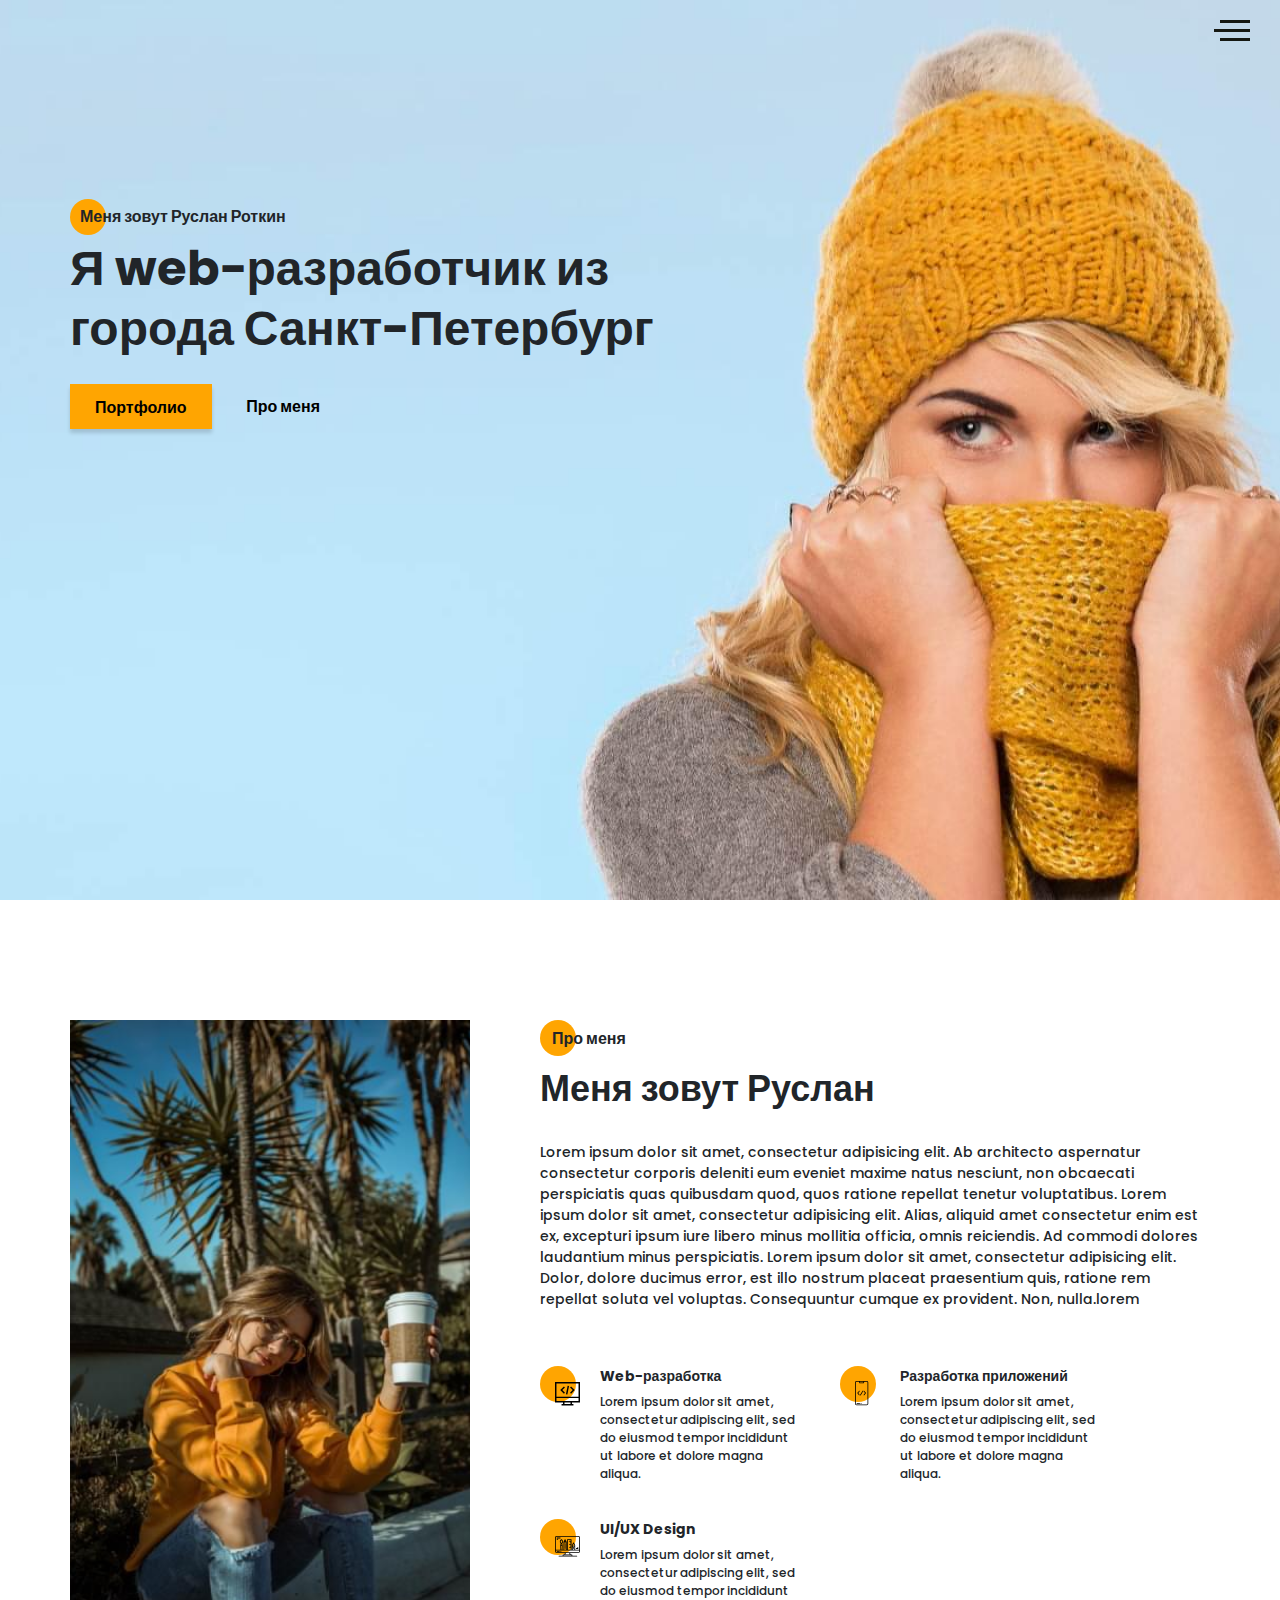
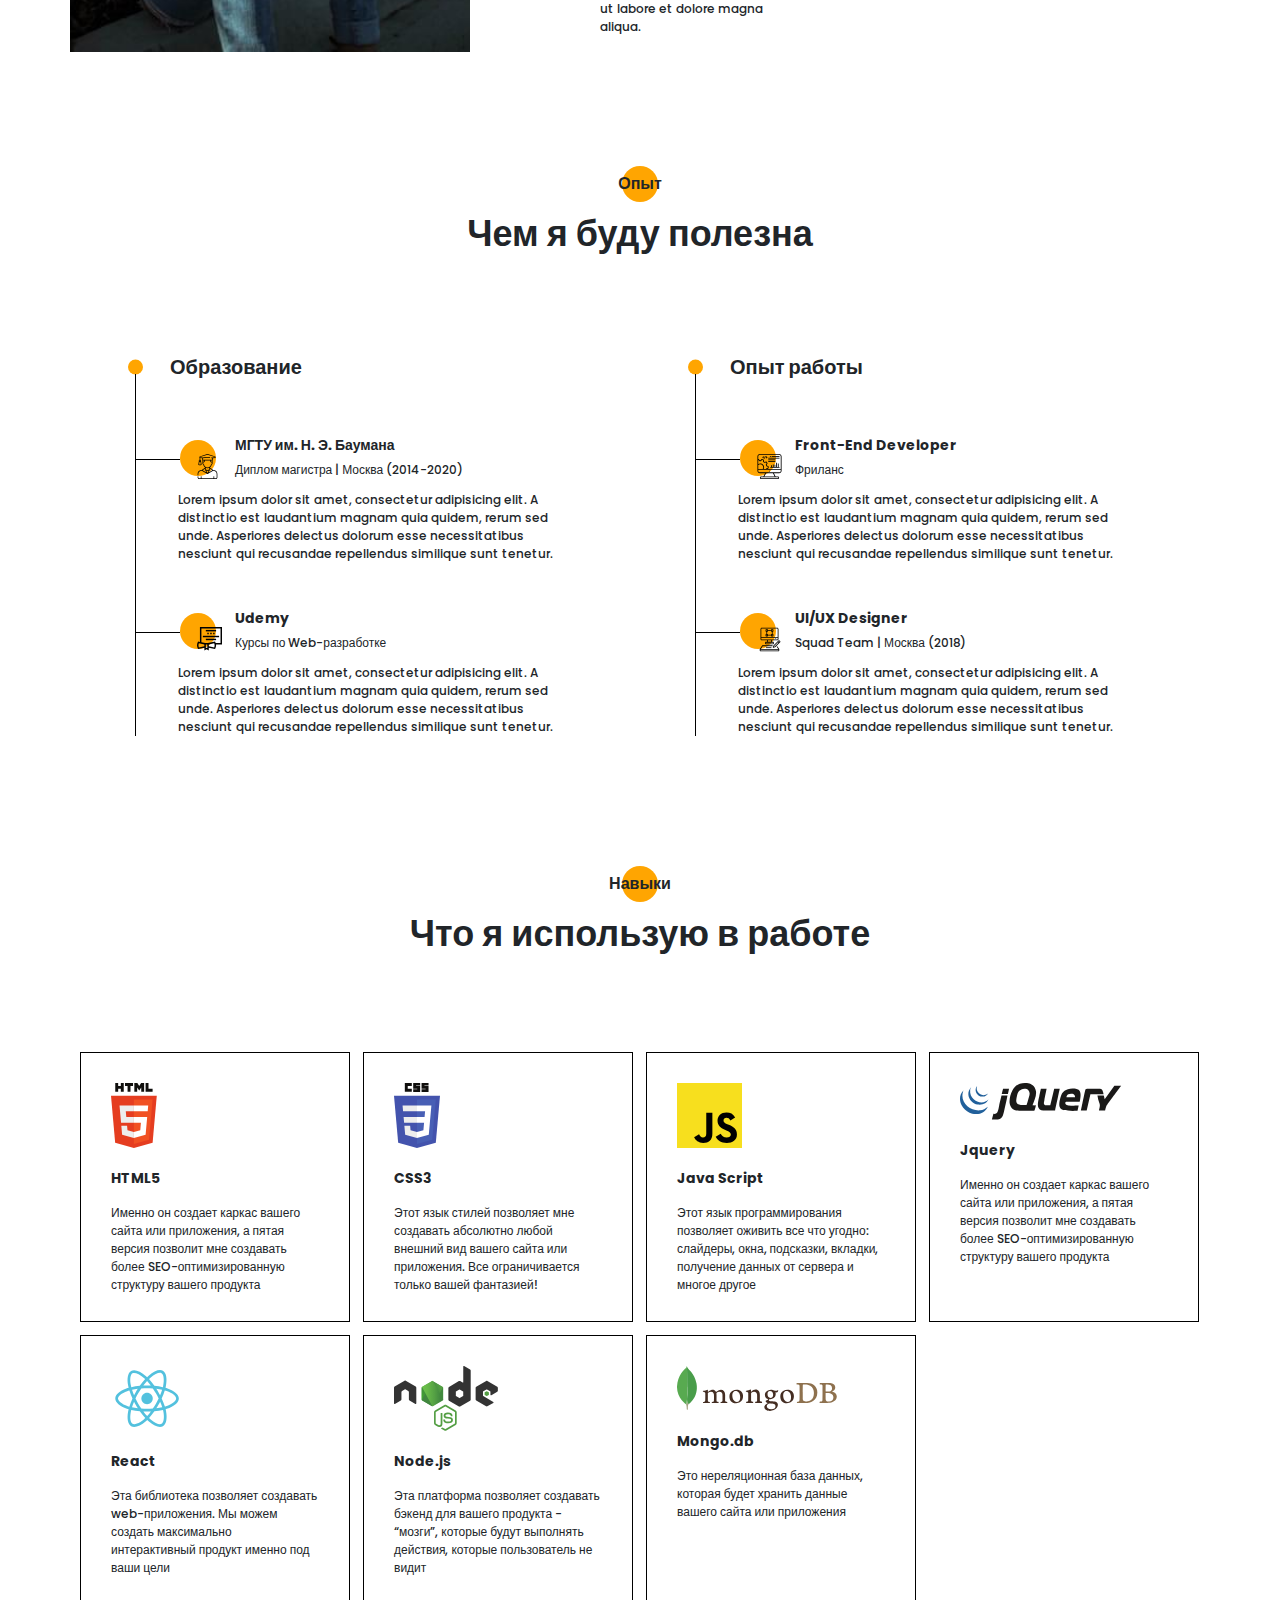
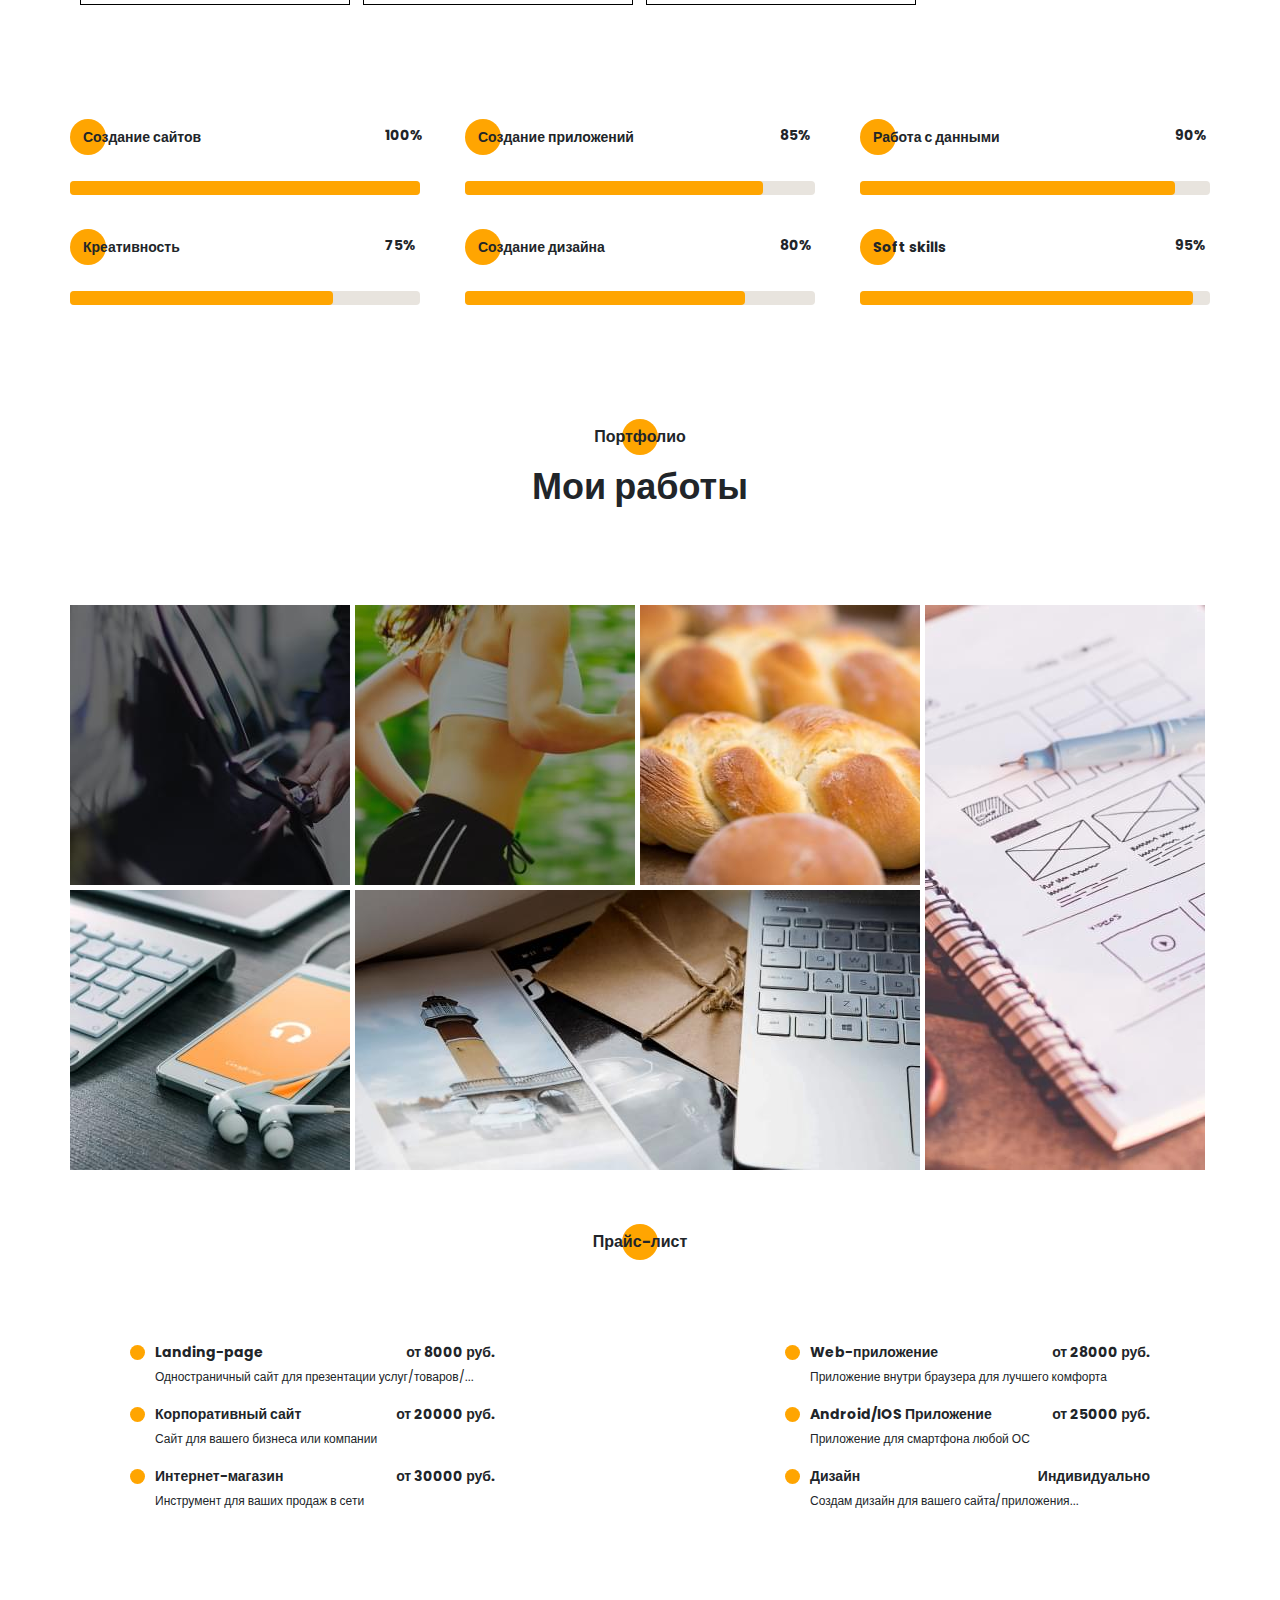
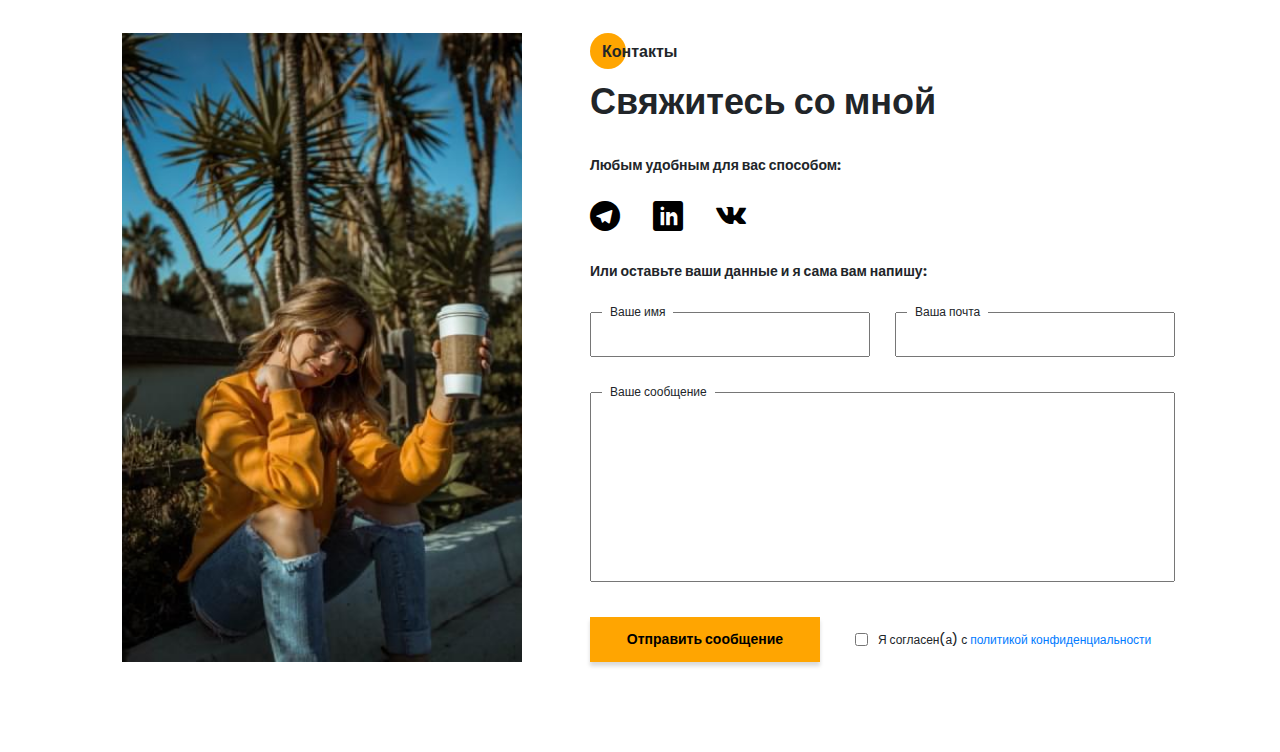
<file: portfolio/index.html>
<!DOCTYPE html><html lang="ru"><head><meta charset="UTF-8"><meta name="viewport" content="width=device-width,initial-scale=1"><meta http-equiv="X-UA-Compatible" content="ie=edge"><title>Portfolio</title><meta name="title" content="Мое портфолио"><meta name="description" content="Здесь вы сможете ознакомиться с моими работами и узнать больше обо мне"><!-- Open Graph / Facebook --><meta property="og:type" content="website"><meta property="og:url" content="https://metatags.io/"><meta property="og:title" content="Мое портфолио"><meta property="og:description" content="Здесь вы сможете ознакомиться с моими работами и узнать больше обо мне"><meta property="og:image" content="https://metatags.io/assets/meta-tags-16a33a6a8531e519cc0936fbba0ad904e52d35f34a46c97a2c9f6f7dd7d336f2.png"><!-- Twitter --><meta property="twitter:card" content="summary_large_image"><meta property="twitter:url" content="https://metatags.io/"><meta property="twitter:title" content="Мое портфолио"><meta property="twitter:description" content="Здесь вы сможете ознакомиться с моими работами и узнать больше обо мне"><meta property="twitter:image" content="https://metatags.io/assets/meta-tags-16a33a6a8531e519cc0936fbba0ad904e52d35f34a46c97a2c9f6f7dd7d336f2.png"><!-- Favicon  --><link rel="apple-touch-icon" sizes="57x57" href="icons/favicon//apple-icon-57x57.png"><link rel="apple-touch-icon" sizes="60x60" href="icons/favicon//apple-icon-60x60.png"><link rel="apple-touch-icon" sizes="72x72" href="icons/favicon//apple-icon-72x72.png"><link rel="apple-touch-icon" sizes="76x76" href="icons/favicon//apple-icon-76x76.png"><link rel="apple-touch-icon" sizes="114x114" href="icons/favicon//apple-icon-114x114.png"><link rel="apple-touch-icon" sizes="120x120" href="icons/favicon//apple-icon-120x120.png"><link rel="apple-touch-icon" sizes="144x144" href="icons/favicon//apple-icon-144x144.png"><link rel="apple-touch-icon" sizes="152x152" href="icons/favicon//apple-icon-152x152.png"><link rel="apple-touch-icon" sizes="180x180" href="icons/favicon//apple-icon-180x180.png"><link rel="icon" type="image/png" sizes="192x192" href="icons/favicon//android-icon-192x192.png"><link rel="icon" type="image/png" sizes="32x32" href="icons/favicon//favicon-32x32.png"><link rel="icon" type="image/png" sizes="96x96" href="icons/favicon//favicon-96x96.png"><link rel="icon" type="image/png" sizes="16x16" href="icons/favicon//favicon-16x16.png"><link rel="manifest" href="icons/favicon//manifest.json"><meta name="msapplication-TileColor" content="#ffffff"><meta name="msapplication-TileImage" content="icons/favicon//ms-icon-144x144.png"><meta name="theme-color" content="#ffffff"><link rel="stylesheet" href="https://cdnjs.cloudflare.com/ajax/libs/animate.css/4.1.1/animate.min.css"><link rel="stylesheet" href="css/style.min.css"></head><body><aside class="sidepanel"><a href="https://www.linkedin.com/in/%D1%80%D1%83%D1%81%D0%BB%D0%B0%D0%BD-%D1%80%D0%BE%D1%82%D0%BA%D0%B8%D0%BD-a38342151/" class="sidepanel__link"><span class="icon-linkedin"></span> </a><a href="https://vk.com/id12526589" class="sidepanel__link"><span class="icon-vk"></span> </a><a href="https://github.com/rust007-91" class="sidepanel__link"><span class="icon-github"></span></a><div class="sidepanel__divider"></div><div class="sidepanel__text"><span>Социальные сети</span></div></aside><div class="menu"><div class="menu__block"><div class="menu__close"><img src="icons/Close.svg" alt=""></div><nav><ul class="menu__list"><li class="menu__link"><a href="#about">ПРО МЕНЯ</a></li><li class="menu__link"><a href="#resume">МОЙ ОПЫТ</a></li><li class="menu__link"><a href="#skills">МОИ НАВЫКИ</a></li><li class="menu__link"><a href="#portfolio">МОИ РАБОТЫ</a></li><li class="menu__link"><a href="#price">ПРАЙС-ЛИСТ</a></li><li class="menu__link"><a href="#contacts">КОНТАКТЫ</a></li></ul></nav><div class="menu__social"><a href="https://www.linkedin.com/in/%D1%80%D1%83%D1%81%D0%BB%D0%B0%D0%BD-%D1%80%D0%BE%D1%82%D0%BA%D0%B8%D0%BD-a38342151/"><span class="icon-linkedin"></span> </a><a href="https://vk.com/id12526589"><span class="icon-vk"></span> </a><a href="https://github.com/rust007-91"><span class="icon-github"></span></a></div></div><div class="menu__overlay"></div></div><section class="promo"><div class="hamburger"><span></span> <span class="long"></span> <span></span></div><div class="container"><div class="title title_fz16 promo__subtitle">Меня зовут Руслан Роткин</div><h1 class="title title_fz48 promo__title">Я web-разработчик из города Санкт-Петербург</h1><div class="promo__btns"><a href="#portfolio" class="promo__link btn">Портфолио</a> <a href="#about" class="promo__link">Про меня</a></div></div></section><section class="about" id="about"><div class="container"><div class="about__wrapper"><div class="about__photo"><!--<img srcset="img/main_photo-min.jpg 300w,
                                     img/main_photo-min.jpg 400w"
                        sizes="(max-width: 576px) 280px,
                               (min-width: 577px) 400px"
                        src="img/main_photo.jpg" alt="photo">--><picture><source media="(max-width: 576px)" srcset="img/main_photo-min.jpg"><source media="(min-width: 577px)" srcset="img/main_photo.jpg"><img src="img/main_photo.jpg" alt="photo"></picture></div><div class="about__descr"><h2 class="title title_fz16 about__title">Про меня</h2><div class="title title_fz36 about__subtitle">Меня зовут Руслан</div><div class="divider animate__animated animate__rotateIn wow" data-wow-duration="1s" data-wow-delay="0.5s"></div><p class="about__text">Lorem ipsum dolor sit amet, consectetur adipisicing elit. Ab architecto aspernatur consectetur corporis deleniti eum eveniet maxime natus nesciunt, non obcaecati perspiciatis quas quibusdam quod, quos ratione repellat tenetur voluptatibus. Lorem ipsum dolor sit amet, consectetur adipisicing elit. Alias, aliquid amet consectetur enim est ex, excepturi ipsum iure libero minus mollitia officia, omnis reiciendis. Ad commodi dolores laudantium minus perspiciatis. Lorem ipsum dolor sit amet, consectetur adipisicing elit. Dolor, dolore ducimus error, est illo nostrum placeat praesentium quis, ratione rem repellat soluta vel voluptas. Consequuntur cumque ex provident. Non, nulla.lorem</p></div><div class="about__skills"><div class="about__skills-item"><div class="about__skills-circle"><img src="icons/about_me/web_development.svg" alt="web-dev"></div><div><div class="title title_fz14">Web-разработка</div><p class="about__skills-text">Lorem ipsum dolor sit amet, consectetur adipiscing elit, sed do eiusmod tempor incididunt ut labore et dolore magna aliqua.</p></div></div><div class="about__skills-item"><div class="about__skills-circle"><img src="icons/about_me/mobile_dev.svg" alt="web-dev"></div><div><div class="title title_fz14">Разработка приложений</div><p class="about__skills-text">Lorem ipsum dolor sit amet, consectetur adipiscing elit, sed do eiusmod tempor incididunt ut labore et dolore magna aliqua.</p></div></div><div class="about__skills-item"><div class="about__skills-circle"><img src="icons/about_me/design.svg" alt="web-dev"></div><div><div class="title title_fz14">UI/UX Design</div><p class="about__skills-text">Lorem ipsum dolor sit amet, consectetur adipiscing elit, sed do eiusmod tempor incididunt ut labore et dolore magna aliqua.</p></div></div></div></div></div></section><section class="resume" id="resume"><div class="container"><h2 class="title title_fz16 main__title">Опыт</h2><div class="title title_fz36 main__subtitle">Чем я буду полезна</div><div class="divider animate__animated animate__rotateIn wow" data-wow-duration="1s" data-wow-delay="0.5s"></div><div class="resume__wrapper"><div class="resume__column"><h3 class="title title_fz20 resume__column-title">Образование</h3><ul><li><div class="resume__item"><div class="resume__item-head"><div class="resume__item-icon"><img src="icons/experience/university.svg" alt="university"></div><h4 class="title title_fz14">МГТУ им. Н. Э. Баумана</h4><div class="resume__item-location">Диплом магистра | Москва (2014-2020)</div></div><div class="resume__item-body">Lorem ipsum dolor sit amet, consectetur adipisicing elit. A distinctio est laudantium magnam quia quidem, rerum sed unde. Asperiores delectus dolorum esse necessitatibus nesciunt qui recusandae repellendus similique sunt tenetur.</div></div></li><li><div class="resume__item"><div class="resume__item-head"><div class="resume__item-icon"><img src="icons/experience/courses.svg" alt="coerses"></div><h4 class="title title_fz14">Udemy</h4><div class="resume__item-location">Курсы по Web-разработке</div></div><div class="resume__item-body">Lorem ipsum dolor sit amet, consectetur adipisicing elit. A distinctio est laudantium magnam quia quidem, rerum sed unde. Asperiores delectus dolorum esse necessitatibus nesciunt qui recusandae repellendus similique sunt tenetur.</div></div></li></ul></div><div class="resume__column"><h3 class="title title_fz20 resume__column-title">Опыт работы</h3><ul><li><div class="resume__item"><div class="resume__item-head"><div class="resume__item-icon"><img src="icons/experience/developer.svg" alt="developer"></div><h4 class="title title_fz14">Front-End Developer</h4><div class="resume__item-location">Фриланс</div></div><div class="resume__item-body">Lorem ipsum dolor sit amet, consectetur adipisicing elit. A distinctio est laudantium magnam quia quidem, rerum sed unde. Asperiores delectus dolorum esse necessitatibus nesciunt qui recusandae repellendus similique sunt tenetur.</div></div></li><li><div class="resume__item"><div class="resume__item-head"><div class="resume__item-icon"><img src="icons/experience/designer.svg" alt="designer"></div><h4 class="title title_fz14">UI/UX Designer</h4><div class="resume__item-location">Squad Team | Москва (2018)</div></div><div class="resume__item-body">Lorem ipsum dolor sit amet, consectetur adipisicing elit. A distinctio est laudantium magnam quia quidem, rerum sed unde. Asperiores delectus dolorum esse necessitatibus nesciunt qui recusandae repellendus similique sunt tenetur.</div></div></li></ul></div></div></div></section><section class="skills" id="skills"><div class="container"><h2 class="title title_fz16 main__title">Навыки</h2><div class="title title_fz36 main__subtitle">Что я использую в работе</div><div class="divider animate__animated animate__rotateIn wow" data-wow-duration="1s" data-wow-delay="0.5s"></div><div class="skills__wrapper"><div class="skills__item"><div class="skills__item-icon"><img src="icons/skills/html5.svg" alt="HTML5"></div><h3 class="tittle title_fz14">HTML5</h3><p>Именно он создает каркас вашего сайта или приложения, а пятая версия позволит мне создавать более SEO-оптимизированную структуру вашего продукта</p></div><div class="skills__item"><div class="skills__item-icon"><img src="icons/skills/css3.svg" alt="CSS3"></div><h3 class="tittle title_fz14">CSS3</h3><p>Этот язык стилей позволяет мне создавать абсолютно любой внешний вид вашего сайта или приложения. Все ограничивается только вашей фантазией!</p></div><div class="skills__item"><div class="skills__item-icon"><img src="icons/skills/js.svg" alt="JS"></div><h3 class="tittle title_fz14">Java Script</h3><p>Этот язык программирования позволяет оживить все что угодно: слайдеры, окна, подсказки, вкладки, получение данных от сервера и многое другое</p></div><div class="skills__item"><div class="skills__item-icon"><img src="icons/skills/jquery.svg" alt="Jquery"></div><h3 class="tittle title_fz14">Jquery</h3><p>Именно он создает каркас вашего сайта или приложения, а пятая версия позволит мне создавать более SEO-оптимизированную структуру вашего продукта</p></div><div class="skills__item"><div class="skills__item-icon"><img src="icons/skills/react.svg" alt="React"></div><h3 class="tittle title_fz14">React</h3><p>Эта библиотека позволяет создавать web-приложения. Мы можем создать максимально интерактивный продукт именно под ваши цели</p></div><div class="skills__item"><div class="skills__item-icon"><img src="icons/skills/node.js.svg" alt="Node.js"></div><h3 class="tittle title_fz14">Node.js</h3><p>Эта платформа позволяет создавать бэкенд для вашего продукта - “мозги”, которые будут выполнять действия, которые пользователь не видит</p></div><div class="skills__item"><div class="skills__item-icon"><img src="icons/skills/mongo.db.svg" alt="Mongo.db"></div><h3 class="tittle title_fz14">Mongo.db</h3><p>Это нереляционная база данных, которая будет хранить данные вашего сайта или приложения</p></div></div><div class="skills__ratings"><div class="skills__ratings-item"><div class="title title_fz14 skills__ratings-title">Создание сайтов</div><div class="title title_fz14 skills__ratings-counter">100%</div><div class="skills__ratings-line"><span></span></div></div><div class="skills__ratings-item"><div class="title title_fz14 skills__ratings-title">Создание приложений</div><div class="title title_fz14 skills__ratings-counter">85%</div><div class="skills__ratings-line"><span></span></div></div><div class="skills__ratings-item"><div class="title title_fz14 skills__ratings-title">Работа с данными</div><div class="title title_fz14 skills__ratings-counter">90%</div><div class="skills__ratings-line"><span></span></div></div><div class="skills__ratings-item"><div class="title title_fz14 skills__ratings-title">Креативность</div><div class="title title_fz14 skills__ratings-counter">75%</div><div class="skills__ratings-line"><span></span></div></div><div class="skills__ratings-item"><div class="title title_fz14 skills__ratings-title">Создание дизайна</div><div class="title title_fz14 skills__ratings-counter">80%</div><div class="skills__ratings-line"><span></span></div></div><div class="skills__ratings-item"><div class="title title_fz14 skills__ratings-title">Soft skills</div><div class="title title_fz14 skills__ratings-counter">95%</div><div class="skills__ratings-line"><span></span></div></div></div></div></section><section class="portfolio" id="portfolio"><div class="container"><h2 class="title title_fz16 main__title">Портфолио</h2><div class="title title_fz36 main__subtitle">Мои работы</div><div class="divider animate__animated animate__rotateIn wow" data-wow-duration="1s" data-wow-delay="0.5s"></div><div class="portfolio__wrapper"><a href="https://rust007-91.github.io/uber/" class="portfolio__item"><img src="img/works/uber.jpg" alt="uber"> </a><a href="https://rust007-91.github.io/pulse/" class="portfolio__item"><img src="img/works/pulse.jpg" alt="pulse"> </a><a href="#" class="portfolio__item"><img src="img/works/bread.jpg" alt="bread"> </a><a href="#" class="portfolio__item vertical"><img src="img/works/plans.jpg" alt="plans"> </a><a href="#" class="portfolio__item"><img src="img/works/ipad.jpg" alt="works"> </a><a href="#" class="portfolio__item horizontal"><img src="img/works/mac.jpg" alt="mac"></a></div></div></section><section class="price" id="price"><div class="container"><h2 class="title title_fz16 main__title">Прайс-лист</h2><div class="divider animate__animated animate__rotateIn wow" data-wow-duration="1s" data-wow-delay="0.5s"></div><div class="price__wrapper"><div class="price__item"><div class="price__type">Landing-page</div><div class="price__count">от 8000 руб.</div><div class="price__descr">Одностраничный сайт для презентации услуг/товаров/...</div></div><div class="price__item"><div class="price__type">Web-приложение</div><div class="price__count">от 28000 руб.</div><div class="price__descr">Приложение внутри браузера для лучшего комфорта</div></div><div class="price__item"><div class="price__type">Корпоративный сайт</div><div class="price__count">от 20000 руб.</div><div class="price__descr">Сайт для вашего бизнеса или компании</div></div><div class="price__item"><div class="price__type">Android/IOS Приложение</div><div class="price__count">от 25000 руб.</div><div class="price__descr">Приложение для смартфона любой ОС</div></div><div class="price__item"><div class="price__type">Интернет-магазин</div><div class="price__count">от 30000 руб.</div><div class="price__descr">Инструмент для ваших продаж в сети</div></div><div class="price__item"><div class="price__type">Дизайн</div><div class="price__count">Индивидуально</div><div class="price__descr">Создам дизайн для вашего сайта/приложения...</div></div></div></div></section><section class="contacts" id="contacts"><div class="container"><div class="contacts__wrapper"><div class="contacts__photo"><img src="img/main_photo.jpg" alt="photo"></div><div class="contacts__descr"><h2 class="title title_fz16 contacts__title">Контакты</h2><div class="title title_fz36 contacts__subtitle">Свяжитесь со мной</div><div class="divider animate__animated animate__rotateIn wow" data-wow-duration="1s" data-wow-delay="0.5s"></div><div class="title title_fz14 contacts__text">Любым удобным для вас способом:</div><div class="contacts__social"><a href="https://t.me/rust_rr" class="contacts__link"><span class="icon-telegram"></span> </a><a href="https://www.linkedin.com/in/%D1%80%D1%83%D1%81%D0%BB%D0%B0%D0%BD-%D1%80%D0%BE%D1%82%D0%BA%D0%B8%D0%BD-a38342151/" class="contacts__link"><span class="icon-linkedin"></span> </a><a href="https://vk.com/id12526589" class="contacts__link"><span class="icon-vk"></span></a></div><div class="title title_fz14 contacts__text">Или оставьте ваши данные и я сама вам напишу:</div><form action="#" class="contacts__form"><div class="contacts__input"><input name="name" id="name" type="text"> <label for="name">Ваше имя</label></div><div class="contacts__input"><input name="email" id="email" type="email"> <label for="email">Ваша почта</label></div><div class="contacts__textarea"><textarea name="text" id="text"></textarea> <label for="text">Ваше сообщение</label></div><div class="contacts__triggers"><button class="contacts__btn btn">Отправить сообщение</button><div class="contacts__policy"><input name="checkbox" type="checkbox"> <span>Я согласен(а) с <a href="/policy.html">политикой конфиденциальности</a></span></div></div></form></div></div></div></section><script src="js/jquery-1.11.0.min.js"></script><script src="js/jquery-migrate-1.2.1.min.js"></script><script src="js/jquery.validate.min.js"></script><script src="js/wow.min.js"></script><script src="js/script.js"></script></body></html>
</file>
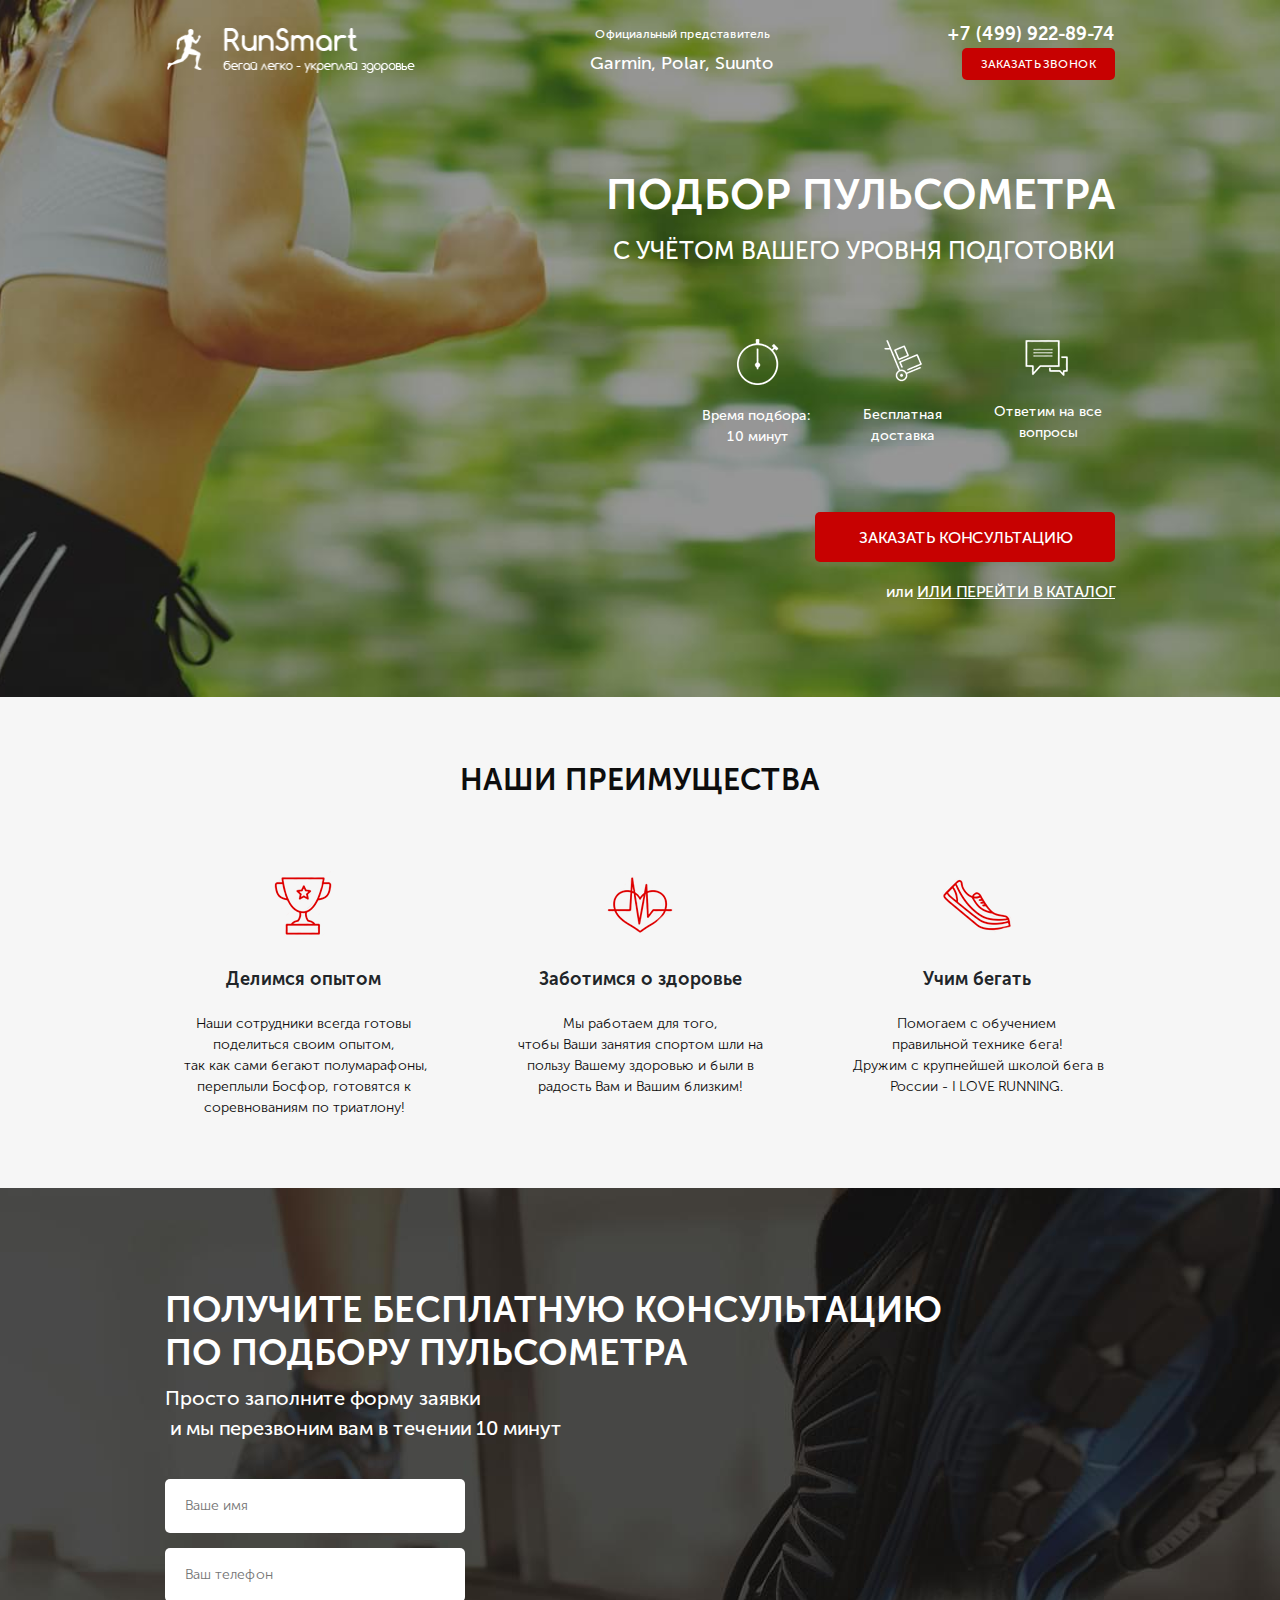
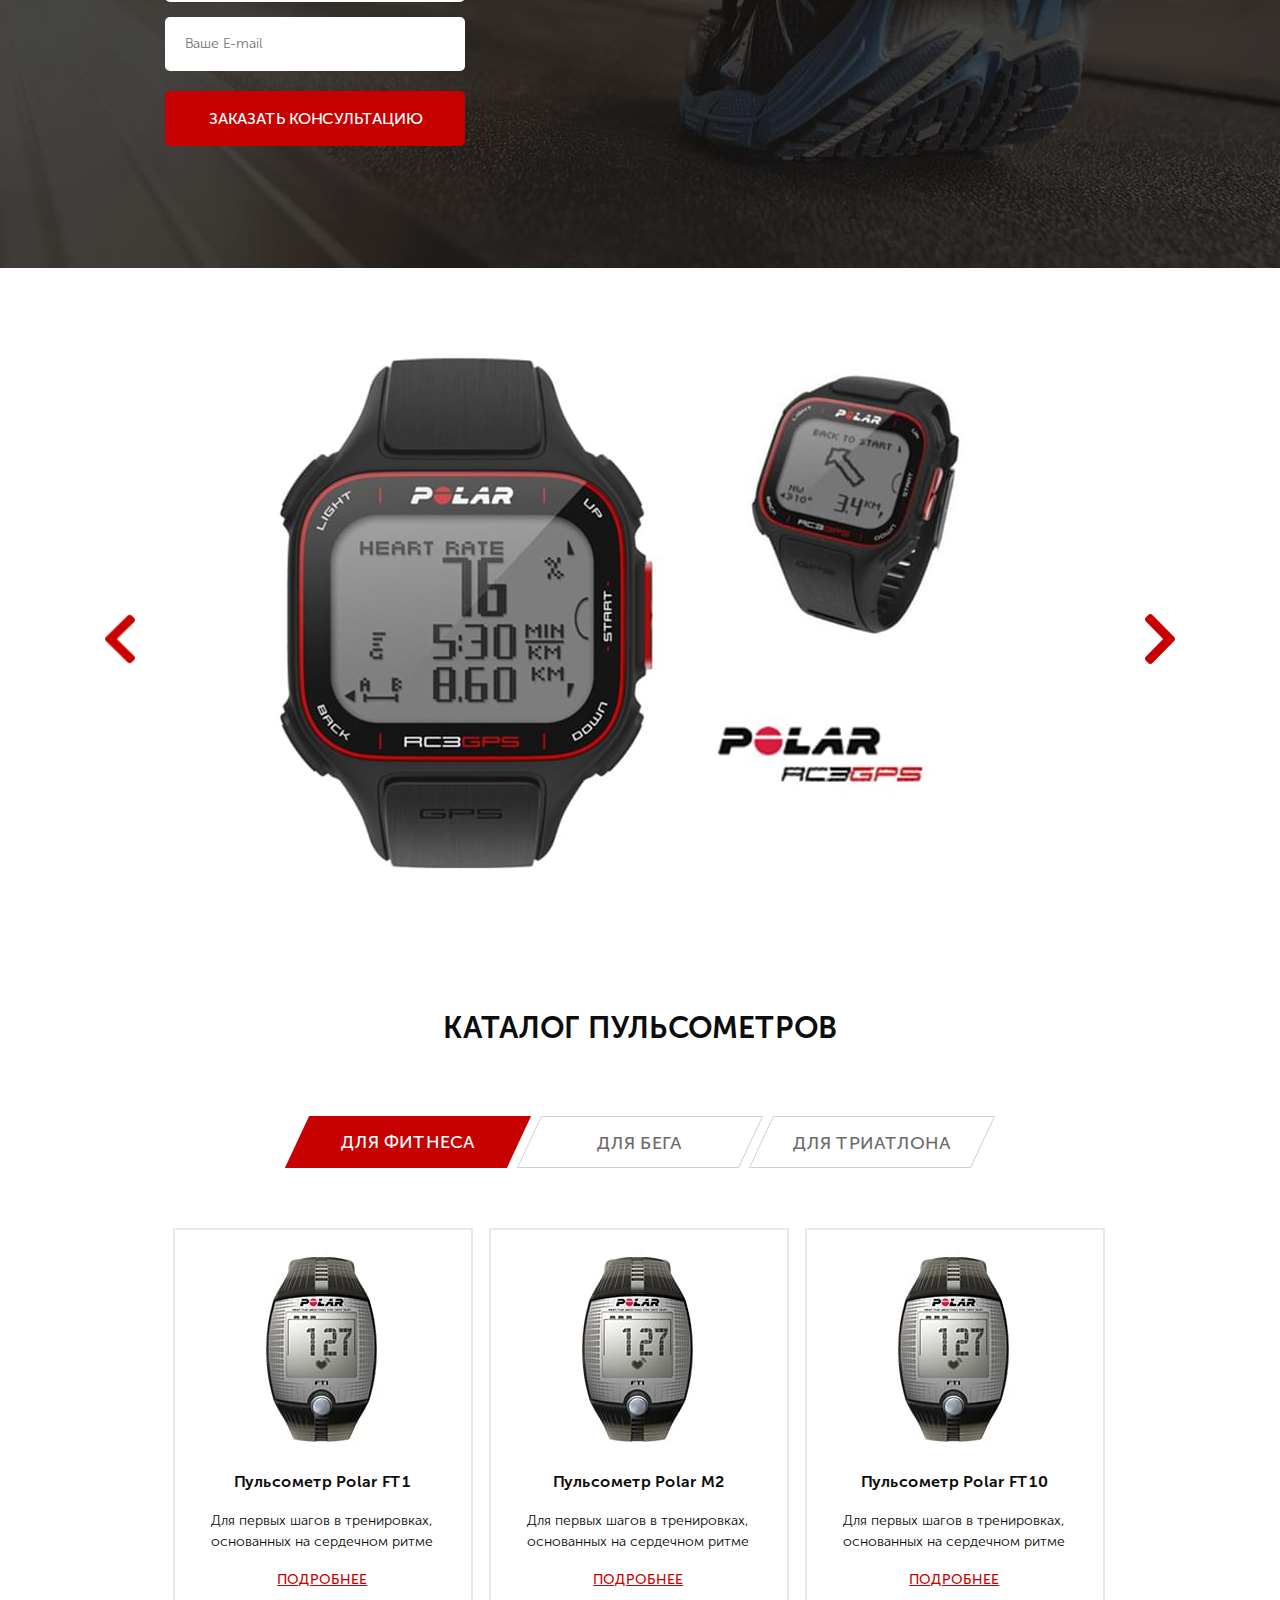
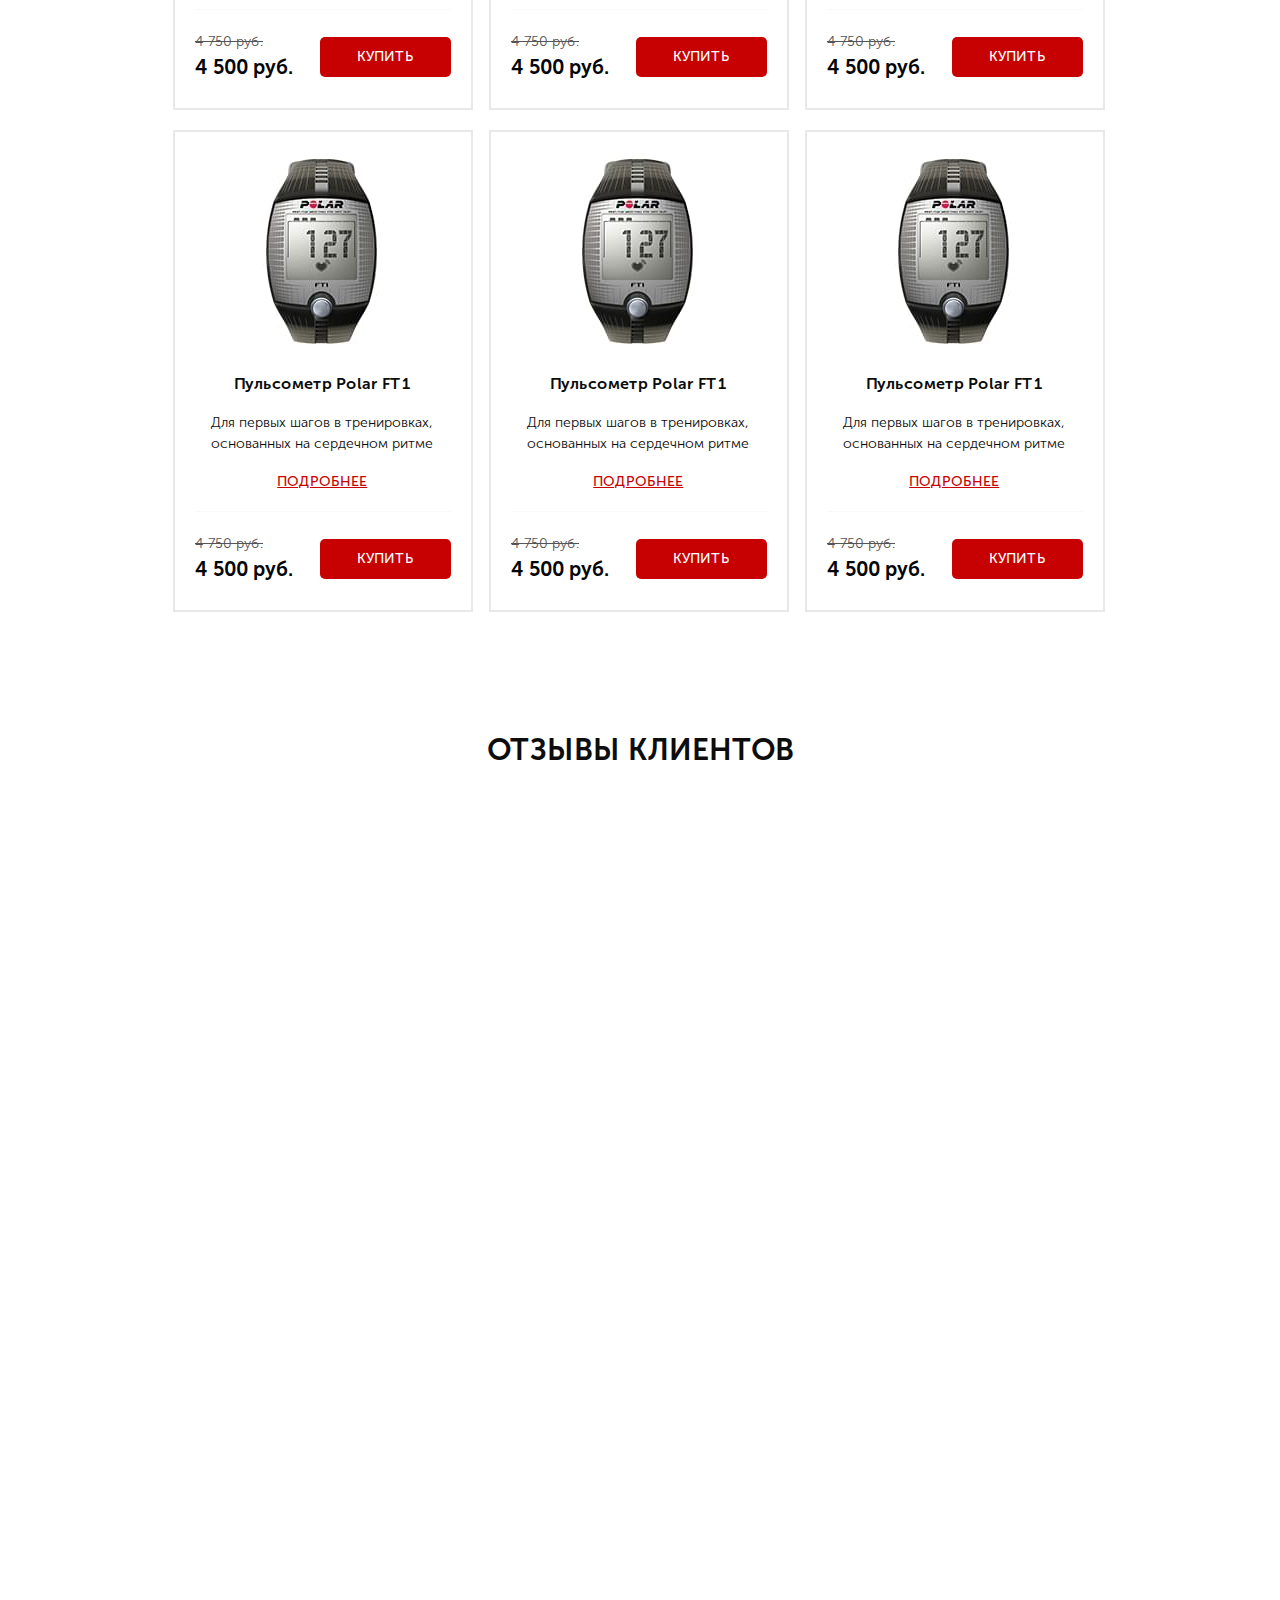
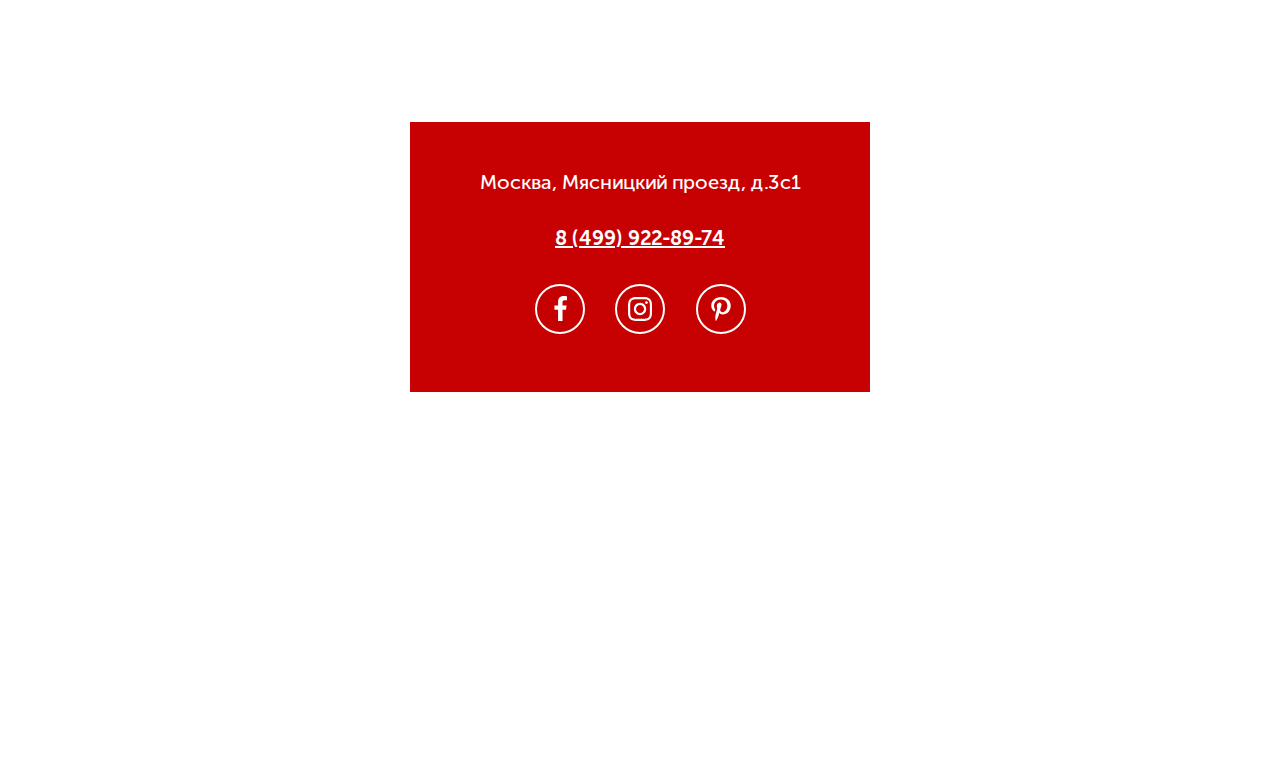
<file: pulse/index.html>
<!doctype html><html lang="en"><head><meta charset="UTF-8"><meta name="viewport" content="width=device-width,user-scalable=no,initial-scale=1,maximum-scale=1,minimum-scale=1"><meta http-equiv="X-UA-Compatible" content="ie=edge"><link rel="stylesheet" href="css/style.min.css"><title>Document</title></head><body><section id="up" class="promo"><div class="container"><header class="header"><a href="#" class="header__logo"><img src="img/logo.png" alt="logo"></a><div class="header__official">Официальный представитель <span>Garmin, Polar, Suunto</span></div><div class="header__contacts"><a href="tel:+74999228974" class="header__phone">+7 (499) 922-89-74</a> <button data-modal="consultation" class="button">заказать звонок</button></div></header><div class="promo__wrapper"><h1 class="promo__header">Подбор пульсометра</h1><h2 class="promo__subheader">с учётом Вашего уровня подготовки</h2><div class="promo__icons"><div class="promo__icon"><img src="icons/promo/timer.png" alt="timer"> Время подбора: <br>10 минут</div><div class="promo__icon"><img src="icons/promo/hand_cart.png" alt="hand_cart"> Бесплатная доставка</div><div class="promo__icon"><img src="icons/promo/messages.png" alt="message"> Ответим на все вопросы</div></div><button data-modal="consultation" class="button button_main">заказать КОНСУЛЬТАЦИЮ</button><div class="promo__link">или <a href="#catalog">или ПЕРЕЙТИ В КАТАЛОГ</a></div></div></div></section><section class="edvantage"><div class="container"><h2 class="title">НАШИ ПРЕИМУЩЕСТВА</h2><div class="edvantage__icons"><div class="edvantage__icon"><img src="icons/advantage/cup.png" alt="cup"> <span>Делимся опытом</span><div class="edvantage__descr">Наши сотрудники всегда готовы<br>поделиться своим опытом,<br> так как сами бегают полумарафоны,<br>переплыли Босфор, готовятся к<br>соревнованиям по триатлону!</div></div><div class="edvantage__icons"><div class="edvantage__icon"><img src="icons/advantage/heart.png" alt="heart" class="edvantage__icon_animated"> <span>Заботимся о здоровье</span><div class="edvantage__descr">Мы работаем для того,<br>чтобы Ваши занятия спортом шли на<br>пользу Вашему здоровью и были в<br>радость Вам и Вашим близким!</div></div></div><div class="edvantage__icons"><div class="edvantage__icon"><img src="icons/advantage/shoe.png" alt="cup"> <span>Учим бегать</span><div class="edvantage__descr">Помогаем с обучением<br>правильной технике бега!<br> Дружим с крупнейшей школой бега в<br>России - I LOVE RUNNING.</div></div></div></div></div></section><section class="consultation"><div class="container"><h2 class="title title_left">Получите бесплатную консультацию <br>по подбору пульсометра</h2><div class="consultation__descr">Просто заполните форму заявки<br> и мы перезвоним вам в течении 10 минут</div><form id="consultation-form" class="feed-form" action="#"><input name="name" required placeholder="Ваше имя" type="text"> <input name="phone" required placeholder="Ваш телефон"> <input name="email" required placeholder="Ваше E-mail" type="email"> <button class="button button_submit">заказать консультацию</button></form></div></section><div class="carousel"><div class="container"><div class="carousel__inner"><div><img src="img/carousel/slide_1.jpg" alt="slide"></div><div><img src="img/carousel/slide_2.jpg" alt="slide"></div><div><img src="img/carousel/slide_3.jpg" alt="slide"></div></div></div></div><section class="catalog" id="catalog"><div class="container"><h2 class="title">Каталог пульсометров</h2><ul class="catalog__tabs"><li class="catalog__tab catalog__tab_active"><div>Для фитнеса</div></li><li class="catalog__tab"><div>для бега</div></li><li class="catalog__tab"><div>для триатлона</div></li></ul><div class="catalog__content catalog__content_active"><div class="catalog-item"><div class="catalog-item__wrapper"><div class="catalog-item__content catalog-item__content_active"><img src="img/catalog/monitor.jpg" alt="pulsometr" class="catalog-item__img"><div class="catalog-item__subtitle">Пульсометр Polar FT1</div><div class="catalog-item__descr">Для первых шагов в тренировках, основанных на сердечном ритме</div><a href="#" class="catalog-item__link">ПОДРОБНЕЕ</a></div><ul class="catalog-item__list"><li>Вы услышите звуковое оповещение о нужном пульсе во время тренировки;</li><li>Вы увидите информативный графический индикатор целевых тренировочных зон пульса;</li><li>Также Вы увидите информацию о расходе калорий за тренировку;</li><li>Вы сможете посмотреть данные по 10 тренировкам.</li><a href="#" class="catalog-item__back">Назад</a></ul></div><hr><div class="catalog-item__footer"><div class="catalog-item__prices"><div class="catalog-item__old-price">4 750 руб.</div><div class="catalog-item__price">4 500 руб.</div></div><button class="button button_mini">КУПИТЬ</button></div></div><div class="catalog-item"><div class="catalog-item__wrapper"><div class="catalog-item__content catalog-item__content_active"><img src="img/catalog/monitor.jpg" alt="pulsometr" class="catalog-item__img"><div class="catalog-item__subtitle">Пульсометр Polar M2</div><div class="catalog-item__descr">Для первых шагов в тренировках, основанных на сердечном ритме</div><a href="#" class="catalog-item__link">ПОДРОБНЕЕ</a></div><ul class="catalog-item__list"><li>Вы услышите звуковое оповещение о нужном пульсе во время тренировки;</li><li>Вы увидите информативный графический индикатор целевых тренировочных зон пульса;</li><li>Также Вы увидите информацию о расходе калорий за тренировку;</li><li>Вы сможете посмотреть данные по 10 тренировкам.</li><a href="#" class="catalog-item__back">Назад</a></ul></div><hr><div class="catalog-item__footer"><div class="catalog-item__prices"><div class="catalog-item__old-price">4 750 руб.</div><div class="catalog-item__price">4 500 руб.</div></div><button class="button button_mini">КУПИТЬ</button></div></div><div class="catalog-item"><div class="catalog-item__wrapper"><div class="catalog-item__content catalog-item__content_active"><img src="img/catalog/monitor.jpg" alt="pulsometr" class="catalog-item__img"><div class="catalog-item__subtitle">Пульсометр Polar FT10</div><div class="catalog-item__descr">Для первых шагов в тренировках, основанных на сердечном ритме</div><a href="#" class="catalog-item__link">ПОДРОБНЕЕ</a></div><ul class="catalog-item__list"><li>Вы услышите звуковое оповещение о нужном пульсе во время тренировки;</li><li>Вы увидите информативный графический индикатор целевых тренировочных зон пульса;</li><li>Также Вы увидите информацию о расходе калорий за тренировку;</li><li>Вы сможете посмотреть данные по 10 тренировкам.</li><a href="#" class="catalog-item__back">Назад</a></ul></div><hr><div class="catalog-item__footer"><div class="catalog-item__prices"><div class="catalog-item__old-price">4 750 руб.</div><div class="catalog-item__price">4 500 руб.</div></div><button class="button button_mini">КУПИТЬ</button></div></div><div class="catalog-item"><div class="catalog-item__wrapper"><div class="catalog-item__content catalog-item__content_active"><img src="img/catalog/monitor.jpg" alt="pulsometr" class="catalog-item__img"><div class="catalog-item__subtitle">Пульсометр Polar FT1</div><div class="catalog-item__descr">Для первых шагов в тренировках, основанных на сердечном ритме</div><a href="#" class="catalog-item__link">ПОДРОБНЕЕ</a></div><ul class="catalog-item__list"><li>Вы услышите звуковое оповещение о нужном пульсе во время тренировки;</li><li>Вы увидите информативный графический индикатор целевых тренировочных зон пульса;</li><li>Также Вы увидите информацию о расходе калорий за тренировку;</li><li>Вы сможете посмотреть данные по 10 тренировкам.</li><a href="#" class="catalog-item__back">Назад</a></ul></div><hr><div class="catalog-item__footer"><div class="catalog-item__prices"><div class="catalog-item__old-price">4 750 руб.</div><div class="catalog-item__price">4 500 руб.</div></div><button class="button button_mini">КУПИТЬ</button></div></div><div class="catalog-item"><div class="catalog-item__wrapper"><div class="catalog-item__content catalog-item__content_active"><img src="img/catalog/monitor.jpg" alt="pulsometr" class="catalog-item__img"><div class="catalog-item__subtitle">Пульсометр Polar FT1</div><div class="catalog-item__descr">Для первых шагов в тренировках, основанных на сердечном ритме</div><a href="#" class="catalog-item__link">ПОДРОБНЕЕ</a></div><ul class="catalog-item__list"><li>Вы услышите звуковое оповещение о нужном пульсе во время тренировки;</li><li>Вы увидите информативный графический индикатор целевых тренировочных зон пульса;</li><li>Также Вы увидите информацию о расходе калорий за тренировку;</li><li>Вы сможете посмотреть данные по 10 тренировкам.</li><a href="#" class="catalog-item__back">Назад</a></ul></div><hr><div class="catalog-item__footer"><div class="catalog-item__prices"><div class="catalog-item__old-price">4 750 руб.</div><div class="catalog-item__price">4 500 руб.</div></div><button class="button button_mini">КУПИТЬ</button></div></div><div class="catalog-item"><div class="catalog-item__wrapper"><div class="catalog-item__content catalog-item__content_active"><img src="img/catalog/monitor.jpg" alt="pulsometr" class="catalog-item__img"><div class="catalog-item__subtitle">Пульсометр Polar FT1</div><div class="catalog-item__descr">Для первых шагов в тренировках, основанных на сердечном ритме</div><a href="#" class="catalog-item__link">ПОДРОБНЕЕ</a></div><ul class="catalog-item__list"><li>Вы услышите звуковое оповещение о нужном пульсе во время тренировки;</li><li>Вы увидите информативный графический индикатор целевых тренировочных зон пульса;</li><li>Также Вы увидите информацию о расходе калорий за тренировку;</li><li>Вы сможете посмотреть данные по 10 тренировкам.</li><a href="#" class="catalog-item__back">Назад</a></ul></div><hr><div class="catalog-item__footer"><div class="catalog-item__prices"><div class="catalog-item__old-price">4 750 руб.</div><div class="catalog-item__price">4 500 руб.</div></div><button class="button button_mini">КУПИТЬ</button></div></div></div><div class="catalog__content"><div class="catalog-item"><div class="catalog-item__wrapper"><div class="catalog-item__content catalog-item__content_active"><img src="img/catalog/monitor.jpg" alt="pulsometr" class="catalog-item__img"><div class="catalog-item__subtitle">Пульсометр Polar FT1</div><div class="catalog-item__descr">Для первых шагов в тренировках, основанных на сердечном ритме</div><a href="#" class="catalog-item__link">ПОДРОБНЕЕ</a></div><ul class="catalog-item__list"><li>Вы услышите звуковое оповещение о нужном пульсе во время тренировки;</li><li>Вы увидите информативный графический индикатор целевых тренировочных зон пульса;</li><li>Также Вы увидите информацию о расходе калорий за тренировку;</li><li>Вы сможете посмотреть данные по 10 тренировкам.</li><a href="#" class="catalog-item__back">Назад</a></ul></div><hr><div class="catalog-item__footer"><div class="catalog-item__prices"><div class="catalog-item__old-price">4 750 руб.</div><div class="catalog-item__price">4 500 руб.</div></div><button class="button button_mini">КУПИТЬ</button></div></div></div><div class="catalog__content"><div class="catalog-item"><div class="catalog-item__wrapper"><div class="catalog-item__content catalog-item__content_active"><img src="img/catalog/monitor.jpg" alt="pulsometr" class="catalog-item__img"><div class="catalog-item__subtitle">Пульсометр Polar FT1</div><div class="catalog-item__descr">Для первых шагов в тренировках, основанных на сердечном ритме</div><a href="#" class="catalog-item__link">ПОДРОБНЕЕ</a></div><ul class="catalog-item__list"><li>Вы услышите звуковое оповещение о нужном пульсе во время тренировки;</li><li>Вы увидите информативный графический индикатор целевых тренировочных зон пульса;</li><li>Также Вы увидите информацию о расходе калорий за тренировку;</li><li>Вы сможете посмотреть данные по 10 тренировкам.</li><a href="#" class="catalog-item__back">Назад</a></ul></div><hr><div class="catalog-item__footer"><div class="catalog-item__prices"><div class="catalog-item__old-price">4 750 руб.</div><div class="catalog-item__price">4 500 руб.</div></div><button class="button button_mini">КУПИТЬ</button></div></div><div class="catalog-item"><div class="catalog-item__wrapper"><div class="catalog-item__content catalog-item__content_active"><img src="img/catalog/monitor.jpg" alt="pulsometr" class="catalog-item__img"><div class="catalog-item__subtitle">Пульсометр Polar FT1</div><div class="catalog-item__descr">Для первых шагов в тренировках, основанных на сердечном ритме</div><a href="#" class="catalog-item__link">ПОДРОБНЕЕ</a></div><ul class="catalog-item__list"><li>Вы услышите звуковое оповещение о нужном пульсе во время тренировки;</li><li>Вы увидите информативный графический индикатор целевых тренировочных зон пульса;</li><li>Также Вы увидите информацию о расходе калорий за тренировку;</li><li>Вы сможете посмотреть данные по 10 тренировкам.</li><a href="#" class="catalog-item__back">Назад</a></ul></div><hr><div class="catalog-item__footer"><div class="catalog-item__prices"><div class="catalog-item__old-price">4 750 руб.</div><div class="catalog-item__price">4 500 руб.</div></div><button class="button button_mini">КУПИТЬ</button></div></div></div></div></section><section class="feedback"><div class="container"><h2 class="title">отзывы клиентов</h2><div class="feedback__item animate__animated animate__fadeInUp wow" data-wow-duration="2s" data-wow-delay="1s"><img src="img/feedback/1.jpg" alt="foto" class="feedback__foto"><div class="feedback__text"><div class="title title__name">Ирина Иванченко</div><div class="feedback__count">2 полумарафона</div><div class="feedback__comment">Не знала, что себе купить - обратилась к ребятам из RunSmart - подобрали пульсометр, который подошёл именно под мои цели и финансовые возможности. Через некоторое время решила обновить гаджет - не раздумывая обратилась туда же.  <br><br>Новые цели - новый гаджет!<br><br>Спасибо, RunSmart!</div></div></div><div class="feedback__item animate__animated animate__fadeInUp wow" data-wow-duration="2s" data-wow-delay="1s"><img src="img/feedback/2.jpg" alt="foto" class="feedback__foto"><div class="feedback__text"><div class="title title__name">Ирина Иванченко</div><div class="feedback__count">2 полумарафона</div><div class="feedback__comment">Не знала, что себе купить - обратилась к ребятам из RunSmart - подобрали пульсометр, который подошёл именно под мои цели и финансовые возможности. Через некоторое время решила обновить гаджет - не раздумывая обратилась туда же.  <br><br>Новые цели - новый гаджет!<br><br>Спасибо, RunSmart!</div></div></div><div class="feedback__item animate__animated animate__fadeInUp wow" data-wow-duration="2s" data-wow-delay="1s"><img src="img/feedback/3.jpg" alt="foto" class="feedback__foto"><div class="feedback__text"><div class="title title__name">Ирина Иванченко</div><div class="feedback__count">2 полумарафона</div><div class="feedback__comment">Не знала, что себе купить - обратилась к ребятам из RunSmart - подобрали пульсометр, который подошёл именно под мои цели и финансовые возможности. Через некоторое время решила обновить гаджет - не раздумывая обратилась туда же.  <br><br>Новые цели - новый гаджет!<br><br>Спасибо, RunSmart!</div></div></div></div></section><footer class="footer"><!--<div class="footer__map"></div>--><iframe src="https://www.google.com/maps/embed?pb=!1m18!1m12!1m3!1d1995.5760792179278!2d30.25296781609903!3d59.988940481894495!2m3!1f0!2f0!3f0!3m2!1i1024!2i768!4f13.1!3m3!1m2!1s0x4696369f09126529%3A0x564a4d18e4e52909!2z0KHRgtCw0YDQsNGPINC00LXRgNC10LLQvdGP!5e0!3m2!1sru!2sru!4v1652641040266!5m2!1sru!2sru" width="100%" height="630" style="border:0;" allowfullscreen="" loading="lazy" referrerpolicy="no-referrer-when-downgrade"></iframe><div class="footer__info"><address class="footer__addr">Москва, Мясницкий проезд, д.3с1</address><a class="footer__phone" href="tel:84999228974" class="tel">8 (499) 922-89-74</a><div class="footer__social"><a href="" class="footer__social-item"><img src="icons/footer/fb.svg" alt="facebook"></a><a href="" class="footer__social-item"><img src="icons/footer/inst.svg" alt="instagram"></a><a href="" class="footer__social-item"><img src="icons/footer/pint.svg" alt="pinterest"></a></div></div></footer><div class="overlay"><div class="modal" id="consultation"><div class="modal__close">&times;</div><div class="modal__subtitle">Просто заполните форму заявки</div><div class="modal__descr">и мы перезвоним вам в течении 10 минут</div><form class="feed-form feed-form_mt25" action="#"><input name="name" placeholder="Ваше имя" type="text"> <input name="phone" placeholder="Ваш телефон"> <input name="email" placeholder="Ваше E-mail" type="email"> <button class="button button_submit">заказать консультацию</button></form></div><div class="modal" id="order"><div class="modal__close">&times;</div><div class="modal__subtitle">Ваш заказ</div><div class="modal__descr">Пульсометр Polar FT1</div><form class="feed-form feed-form_mt25" action="#"><input name="name" required placeholder="Ваше имя" type="text"> <input name="phone" required placeholder="Ваш телефон"> <input name="email" required placeholder="Ваше E-mail" type="email"> <button class="button button_submit">заказать консультацию</button></form></div><div class="modal modal_mini" id="thanks"><div class="modal__close">&times;</div><div class="modal__subtitle">Спасибо за вашу заявку!</div><div class="modal__descr">Наш менеджер свяжется с вами  в ближайшее время!</div></div></div><a href="#up" class="pageup"><img src="icons/up.svg" alt="up"> </a><!--    <script src="//code.jquery.com/jquery-migrate-1.2.1.min.js"></script>--><!--    <script src="//code.jquery.com/jquery-1.11.0.min.js"></script>--><script src="https://cdnjs.cloudflare.com/ajax/libs/jquery/3.6.0/jquery.min.js"></script><script src="https://cdnjs.cloudflare.com/ajax/libs/jquery/3.6.0/jquery.js"></script><script src="js/slick.min.js"></script><script src="js/jquery.validate.min.js"></script><script src="js/jquery.maskedinput.min.js"></script><script src="js/wow.min.js"></script><script src="js/script.js"></script></body></html>
</file>
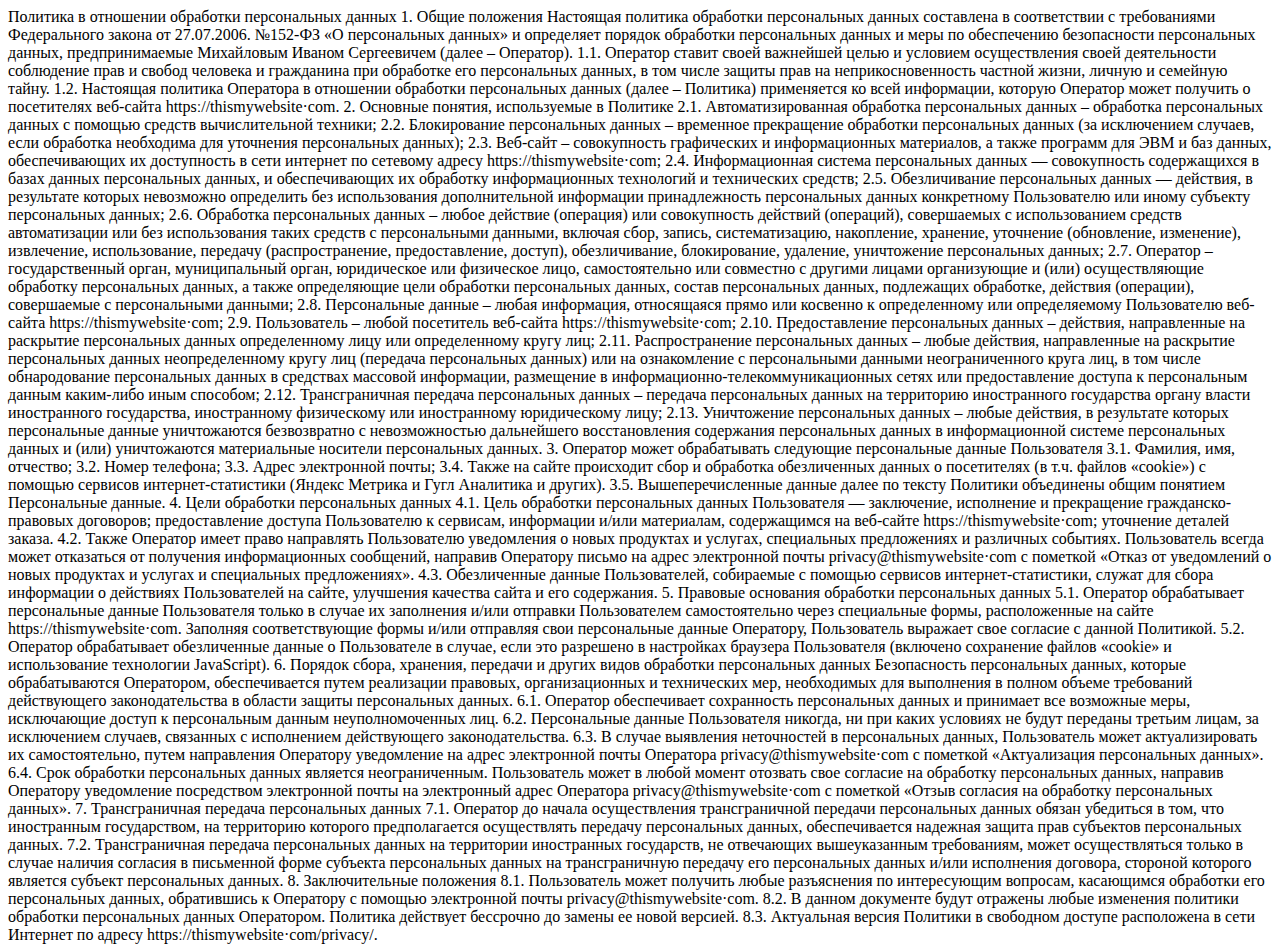
<file: portfolio/policy.html>
<!DOCTYPE html><html lang="en"><head><meta charset="UTF-8"><meta name="viewport" content="width=device-width,initial-scale=1"><title>Policy</title></head><body>Политика в отношении обработки персональных данных 1. Общие положения Настоящая политика обработки персональных данных составлена в соответствии с требованиями Федерального закона от 27.07.2006. №152-ФЗ «О персональных данных» и определяет порядок обработки персональных данных и меры по обеспечению безопасности персональных данных, предпринимаемые Михайловым Иваном Сергеевичем (далее – Оператор). 1.1. Оператор ставит своей важнейшей целью и условием осуществления своей деятельности соблюдение прав и свобод человека и гражданина при обработке его персональных данных, в том числе защиты прав на неприкосновенность частной жизни, личную и семейную тайну. 1.2. Настоящая политика Оператора в отношении обработки персональных данных (далее – Политика) применяется ко всей информации, которую Оператор может получить о посетителях веб-сайта httpsː//thismywebsite·com. 2. Основные понятия, используемые в Политике 2.1. Автоматизированная обработка персональных данных – обработка персональных данных с помощью средств вычислительной техники; 2.2. Блокирование персональных данных – временное прекращение обработки персональных данных (за исключением случаев, если обработка необходима для уточнения персональных данных); 2.3. Веб-сайт – совокупность графических и информационных материалов, а также программ для ЭВМ и баз данных, обеспечивающих их доступность в сети интернет по сетевому адресу httpsː//thismywebsite·com; 2.4. Информационная система персональных данных — совокупность содержащихся в базах данных персональных данных, и обеспечивающих их обработку информационных технологий и технических средств; 2.5. Обезличивание персональных данных — действия, в результате которых невозможно определить без использования дополнительной информации принадлежность персональных данных конкретному Пользователю или иному субъекту персональных данных; 2.6. Обработка персональных данных – любое действие (операция) или совокупность действий (операций), совершаемых с использованием средств автоматизации или без использования таких средств с персональными данными, включая сбор, запись, систематизацию, накопление, хранение, уточнение (обновление, изменение), извлечение, использование, передачу (распространение, предоставление, доступ), обезличивание, блокирование, удаление, уничтожение персональных данных; 2.7. Оператор – государственный орган, муниципальный орган, юридическое или физическое лицо, самостоятельно или совместно с другими лицами организующие и (или) осуществляющие обработку персональных данных, а также определяющие цели обработки персональных данных, состав персональных данных, подлежащих обработке, действия (операции), совершаемые с персональными данными; 2.8. Персональные данные – любая информация, относящаяся прямо или косвенно к определенному или определяемому Пользователю веб-сайта httpsː//thismywebsite·com; 2.9. Пользователь – любой посетитель веб-сайта httpsː//thismywebsite·com; 2.10. Предоставление персональных данных – действия, направленные на раскрытие персональных данных определенному лицу или определенному кругу лиц; 2.11. Распространение персональных данных – любые действия, направленные на раскрытие персональных данных неопределенному кругу лиц (передача персональных данных) или на ознакомление с персональными данными неограниченного круга лиц, в том числе обнародование персональных данных в средствах массовой информации, размещение в информационно-телекоммуникационных сетях или предоставление доступа к персональным данным каким-либо иным способом; 2.12. Трансграничная передача персональных данных – передача персональных данных на территорию иностранного государства органу власти иностранного государства, иностранному физическому или иностранному юридическому лицу; 2.13. Уничтожение персональных данных – любые действия, в результате которых персональные данные уничтожаются безвозвратно с невозможностью дальнейшего восстановления содержания персональных данных в информационной системе персональных данных и (или) уничтожаются материальные носители персональных данных. 3. Оператор может обрабатывать следующие персональные данные Пользователя 3.1. Фамилия, имя, отчество; 3.2. Номер телефона; 3.3. Адрес электронной почты; 3.4. Также на сайте происходит сбор и обработка обезличенных данных о посетителях (в т.ч. файлов «cookie») с помощью сервисов интернет-статистики (Яндекс Метрика и Гугл Аналитика и других). 3.5. Вышеперечисленные данные далее по тексту Политики объединены общим понятием Персональные данные. 4. Цели обработки персональных данных 4.1. Цель обработки персональных данных Пользователя — заключение, исполнение и прекращение гражданско-правовых договоров; предоставление доступа Пользователю к сервисам, информации и/или материалам, содержащимся на веб-сайте httpsː//thismywebsite·com; уточнение деталей заказа. 4.2. Также Оператор имеет право направлять Пользователю уведомления о новых продуктах и услугах, специальных предложениях и различных событиях. Пользователь всегда может отказаться от получения информационных сообщений, направив Оператору письмо на адрес электронной почты privacy@thismywebsite·com с пометкой «Отказ от уведомлений о новых продуктах и услугах и специальных предложениях». 4.3. Обезличенные данные Пользователей, собираемые с помощью сервисов интернет-статистики, служат для сбора информации о действиях Пользователей на сайте, улучшения качества сайта и его содержания. 5. Правовые основания обработки персональных данных 5.1. Оператор обрабатывает персональные данные Пользователя только в случае их заполнения и/или отправки Пользователем самостоятельно через специальные формы, расположенные на сайте httpsː//thismywebsite·com. Заполняя соответствующие формы и/или отправляя свои персональные данные Оператору, Пользователь выражает свое согласие с данной Политикой. 5.2. Оператор обрабатывает обезличенные данные о Пользователе в случае, если это разрешено в настройках браузера Пользователя (включено сохранение файлов «cookie» и использование технологии JavaScript). 6. Порядок сбора, хранения, передачи и других видов обработки персональных данных Безопасность персональных данных, которые обрабатываются Оператором, обеспечивается путем реализации правовых, организационных и технических мер, необходимых для выполнения в полном объеме требований действующего законодательства в области защиты персональных данных. 6.1. Оператор обеспечивает сохранность персональных данных и принимает все возможные меры, исключающие доступ к персональным данным неуполномоченных лиц. 6.2. Персональные данные Пользователя никогда, ни при каких условиях не будут переданы третьим лицам, за исключением случаев, связанных с исполнением действующего законодательства. 6.3. В случае выявления неточностей в персональных данных, Пользователь может актуализировать их самостоятельно, путем направления Оператору уведомление на адрес электронной почты Оператора privacy@thismywebsite·com с пометкой «Актуализация персональных данных». 6.4. Срок обработки персональных данных является неограниченным. Пользователь может в любой момент отозвать свое согласие на обработку персональных данных, направив Оператору уведомление посредством электронной почты на электронный адрес Оператора privacy@thismywebsite·com с пометкой «Отзыв согласия на обработку персональных данных». 7. Трансграничная передача персональных данных 7.1. Оператор до начала осуществления трансграничной передачи персональных данных обязан убедиться в том, что иностранным государством, на территорию которого предполагается осуществлять передачу персональных данных, обеспечивается надежная защита прав субъектов персональных данных. 7.2. Трансграничная передача персональных данных на территории иностранных государств, не отвечающих вышеуказанным требованиям, может осуществляться только в случае наличия согласия в письменной форме субъекта персональных данных на трансграничную передачу его персональных данных и/или исполнения договора, стороной которого является субъект персональных данных. 8. Заключительные положения 8.1. Пользователь может получить любые разъяснения по интересующим вопросам, касающимся обработки его персональных данных, обратившись к Оператору с помощью электронной почты privacy@thismywebsite·com. 8.2. В данном документе будут отражены любые изменения политики обработки персональных данных Оператором. Политика действует бессрочно до замены ее новой версией. 8.3. Актуальная версия Политики в свободном доступе расположена в сети Интернет по адресу httpsː//thismywebsite·com/privacy/.</body></html>
</file>
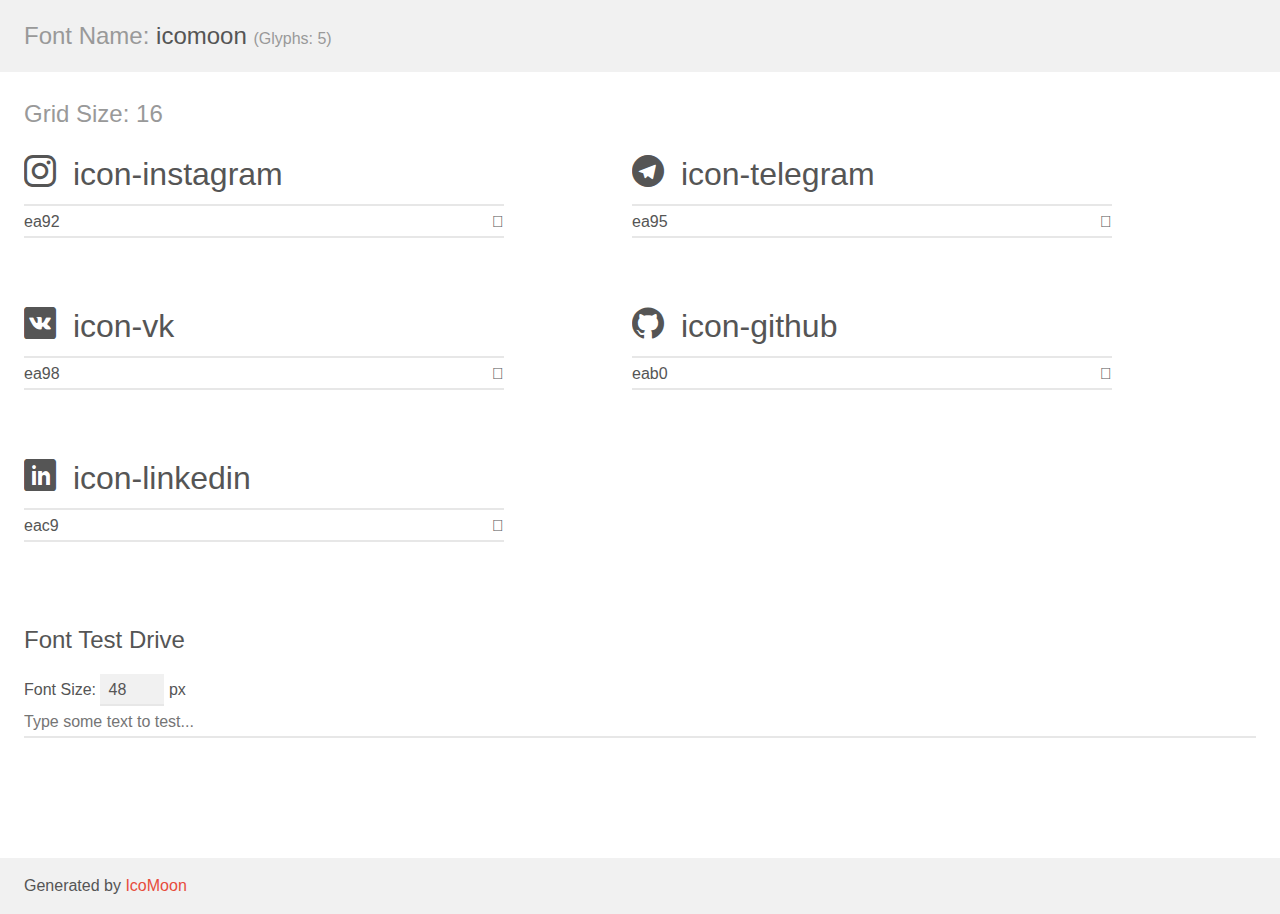
<file: portfolio/icons/social/icomoon-v1.0/demo.html>
<!doctype html>
<html>
<head>
    <meta charset="utf-8">
    <title>IcoMoon Demo</title>
    <meta name="description" content="An Icon Font Generated By IcoMoon.io">
    <meta name="viewport" content="width=device-width, initial-scale=1">
    <link rel="stylesheet" href="demo-files/demo.css">
    <link rel="stylesheet" href="style.css"></head>
<body>
    <div class="bgc1 clearfix">
        <h1 class="mhmm mvm"><span class="fgc1">Font Name:</span> icomoon <small class="fgc1">(Glyphs:&nbsp;5)</small></h1>
    </div>
    <div class="clearfix mhl ptl">
        <h1 class="mvm mtn fgc1">Grid Size: 16</h1>
        <div class="glyph fs1">
            <div class="clearfix bshadow0 pbs">
                <span class="icon-instagram"></span>
                <span class="mls"> icon-instagram</span>
            </div>
            <fieldset class="fs0 size1of1 clearfix hidden-false">
                <input type="text" readonly value="ea92" class="unit size1of2" />
                <input type="text" maxlength="1" readonly value="&#xea92;" class="unitRight size1of2 talign-right" />
            </fieldset>
            <div class="fs0 bshadow0 clearfix hidden-true">
                <span class="unit pvs fgc1">liga: </span>
                <input type="text" readonly value="instagram, brand12" class="liga unitRight" />
            </div>
        </div>
        <div class="glyph fs1">
            <div class="clearfix bshadow0 pbs">
                <span class="icon-telegram"></span>
                <span class="mls"> icon-telegram</span>
            </div>
            <fieldset class="fs0 size1of1 clearfix hidden-false">
                <input type="text" readonly value="ea95" class="unit size1of2" />
                <input type="text" maxlength="1" readonly value="&#xea95;" class="unitRight size1of2 talign-right" />
            </fieldset>
            <div class="fs0 bshadow0 clearfix hidden-true">
                <span class="unit pvs fgc1">liga: </span>
                <input type="text" readonly value="telegram, brand15" class="liga unitRight" />
            </div>
        </div>
        <div class="glyph fs1">
            <div class="clearfix bshadow0 pbs">
                <span class="icon-vk"></span>
                <span class="mls"> icon-vk</span>
            </div>
            <fieldset class="fs0 size1of1 clearfix hidden-false">
                <input type="text" readonly value="ea98" class="unit size1of2" />
                <input type="text" maxlength="1" readonly value="&#xea98;" class="unitRight size1of2 talign-right" />
            </fieldset>
            <div class="fs0 bshadow0 clearfix hidden-true">
                <span class="unit pvs fgc1">liga: </span>
                <input type="text" readonly value="vk, brand18" class="liga unitRight" />
            </div>
        </div>
        <div class="glyph fs1">
            <div class="clearfix bshadow0 pbs">
                <span class="icon-github"></span>
                <span class="mls"> icon-github</span>
            </div>
            <fieldset class="fs0 size1of1 clearfix hidden-false">
                <input type="text" readonly value="eab0" class="unit size1of2" />
                <input type="text" maxlength="1" readonly value="&#xeab0;" class="unitRight size1of2 talign-right" />
            </fieldset>
            <div class="fs0 bshadow0 clearfix hidden-true">
                <span class="unit pvs fgc1">liga: </span>
                <input type="text" readonly value="github, brand40" class="liga unitRight" />
            </div>
        </div>
        <div class="glyph fs1">
            <div class="clearfix bshadow0 pbs">
                <span class="icon-linkedin"></span>
                <span class="mls"> icon-linkedin</span>
            </div>
            <fieldset class="fs0 size1of1 clearfix hidden-false">
                <input type="text" readonly value="eac9" class="unit size1of2" />
                <input type="text" maxlength="1" readonly value="&#xeac9;" class="unitRight size1of2 talign-right" />
            </fieldset>
            <div class="fs0 bshadow0 clearfix hidden-true">
                <span class="unit pvs fgc1">liga: </span>
                <input type="text" readonly value="linkedin, brand64" class="liga unitRight" />
            </div>
        </div>
    </div>

    <!--[if gt IE 8]><!-->
    <div class="mhl clearfix mbl">
        <h1>Font Test Drive</h1>
        <label>
            Font Size: <input id="fontSize" type="number" class="textbox0 mbm"
            min="8" value="48" />
            px
        </label>
        <input id="testText" type="text" class="phl size1of1 mvl"
        placeholder="Type some text to test..." value=""/>
        <div id="testDrive" class="icon-" style="font-family: icomoon">&nbsp;
        </div>
    </div>
    <!--<![endif]-->
    <div class="bgc1 clearfix">
        <p class="mhl">Generated by <a href="https://icomoon.io/app">IcoMoon</a></p>
    </div>

    <script src="demo-files/demo.js"></script>
</body>
</html>
</file>
<file: portfolio/icons/social/icomoon-v1.0/demo-files/demo.css>
body {
  padding: 0;
  margin: 0;
  font-family: sans-serif;
  font-size: 1em;
  line-height: 1.5;
  color: #555;
  background: #fff;
}
h1 {
  font-size: 1.5em;
  font-weight: normal;
}
small {
  font-size: .66666667em;
}
a {
  color: #e74c3c;
  text-decoration: none;
}
a:hover, a:focus {
  box-shadow: 0 1px #e74c3c;
}
.bshadow0, input {
  box-shadow: inset 0 -2px #e7e7e7;
}
input:hover {
  box-shadow: inset 0 -2px #ccc;
}
input, fieldset {
  font-family: sans-serif;
  font-size: 1em;
  margin: 0;
  padding: 0;
  border: 0;
}
input {
  color: inherit;
  line-height: 1.5;
  height: 1.5em;
  padding: .25em 0;
}
input:focus {
  outline: none;
  box-shadow: inset 0 -2px #449fdb;
}
.glyph {
  font-size: 16px;
  width: 15em;
  padding-bottom: 1em;
  margin-right: 4em;
  margin-bottom: 1em;
  float: left;
  overflow: hidden;
}
.liga {
  width: 80%;
  width: calc(100% - 2.5em);
}
.talign-right {
  text-align: right;
}
.talign-center {
  text-align: center;
}
.bgc1 {
  background: #f1f1f1;
}
.fgc1 {
  color: #999;
}
.fgc0 {
  color: #000;
}
p {
  margin-top: 1em;
  margin-bottom: 1em;
}
.mvm {
  margin-top: .75em;
  margin-bottom: .75em;
}
.mtn {
  margin-top: 0;
}
.mtl, .mal {
  margin-top: 1.5em;
}
.mbl, .mal {
  margin-bottom: 1.5em;
}
.mal, .mhl {
  margin-left: 1.5em;
  margin-right: 1.5em;
}
.mhmm {
  margin-left: 1em;
  margin-right: 1em;
}
.mls {
  margin-left: .25em;
}
.ptl {
  padding-top: 1.5em;
}
.pbs, .pvs {
  padding-bottom: .25em;
}
.pvs, .pts {
  padding-top: .25em;
}
.unit {
  float: left;
}
.unitRight {
  float: right;
}
.size1of2 {
  width: 50%;
}
.size1of1 {
  width: 100%;
}
.clearfix:before, .clearfix:after {
  content: " ";
  display: table;
}
.clearfix:after {
  clear: both;
}
.hidden-true {
  display: none;
}
.textbox0 {
  width: 3em;
  background: #f1f1f1;
  padding: .25em .5em;
  line-height: 1.5;
  height: 1.5em;
}
#testDrive {
  display: block;
  padding-top: 24px;
  line-height: 1.5;
}
.fs0 {
  font-size: 16px;
}
.fs1 {
  font-size: 32px;
}
</file>
<file: portfolio/icons/social/icomoon-v1.0/style.css>
@font-face {
  font-family: 'icomoon';
  src:  url('fonts/icomoon.eot?818y52');
  src:  url('fonts/icomoon.eot?818y52#iefix') format('embedded-opentype'),
    url('fonts/icomoon.ttf?818y52') format('truetype'),
    url('fonts/icomoon.woff?818y52') format('woff'),
    url('fonts/icomoon.svg?818y52#icomoon') format('svg');
  font-weight: normal;
  font-style: normal;
  font-display: block;
}

[class^="icon-"], [class*=" icon-"] {
  /* use !important to prevent issues with browser extensions that change fonts */
  font-family: 'icomoon' !important;
  speak: never;
  font-style: normal;
  font-weight: normal;
  font-variant: normal;
  text-transform: none;
  line-height: 1;

  /* Better Font Rendering =========== */
  -webkit-font-smoothing: antialiased;
  -moz-osx-font-smoothing: grayscale;
}

.icon-instagram:before {
  content: "\ea92";
}
.icon-telegram:before {
  content: "\ea95";
}
.icon-vk:before {
  content: "\ea98";
}
.icon-github:before {
  content: "\eab0";
}
.icon-linkedin:before {
  content: "\eac9";
}
</file>
<file: portfolio/css/style.min.css>
/*!
 * Bootstrap Reboot v4.3.1 (https://getbootstrap.com/)
 * Copyright 2011-2019 The Bootstrap Authors
 * Copyright 2011-2019 Twitter, Inc.
 * Licensed under MIT (https://github.com/twbs/bootstrap/blob/master/LICENSE)
 * Forked from Normalize.css, licensed MIT (https://github.com/necolas/normalize.css/blob/master/LICENSE.md)
 */@import url(https://fonts.googleapis.com/css2?family=Poppins:wght@500;700&display=swap);*,::after,::before{box-sizing:border-box}html{font-family:sans-serif;line-height:1.15;-webkit-text-size-adjust:100%;-webkit-tap-highlight-color:rgba(0,0,0,0)}article,aside,figcaption,figure,footer,header,hgroup,main,nav,section{display:block}body{margin:0;font-family:-apple-system,BlinkMacSystemFont,"Segoe UI",Roboto,"Helvetica Neue",Arial,"Noto Sans",sans-serif,"Apple Color Emoji","Segoe UI Emoji","Segoe UI Symbol","Noto Color Emoji";font-size:1rem;font-weight:400;line-height:1.5;color:#212529;text-align:left;background-color:#fff}[tabindex="-1"]:focus{outline:0!important}hr{box-sizing:content-box;height:0;overflow:visible}h1,h2,h3,h4,h5,h6{margin-top:0;margin-bottom:.5rem}p{margin-top:0;margin-bottom:1rem}abbr[data-original-title],abbr[title]{text-decoration:underline;-webkit-text-decoration:underline dotted;text-decoration:underline dotted;cursor:help;border-bottom:0;-webkit-text-decoration-skip-ink:none;text-decoration-skip-ink:none}address{margin-bottom:1rem;font-style:normal;line-height:inherit}dl,ol,ul{margin-top:0;margin-bottom:1rem}ol ol,ol ul,ul ol,ul ul{margin-bottom:0}dt{font-weight:700}dd{margin-bottom:.5rem;margin-left:0}blockquote{margin:0 0 1rem}b,strong{font-weight:bolder}small{font-size:80%}sub,sup{position:relative;font-size:75%;line-height:0;vertical-align:baseline}sub{bottom:-.25em}sup{top:-.5em}a{color:#007bff;text-decoration:none;background-color:rgba(0,0,0,0)}a:hover{color:#0056b3;text-decoration:underline}a:not([href]):not([tabindex]){color:inherit;text-decoration:none}a:not([href]):not([tabindex]):focus,a:not([href]):not([tabindex]):hover{color:inherit;text-decoration:none}a:not([href]):not([tabindex]):focus{outline:0}code,kbd,pre,samp{font-family:SFMono-Regular,Menlo,Monaco,Consolas,"Liberation Mono","Courier New",monospace;font-size:1em}pre{margin-top:0;margin-bottom:1rem;overflow:auto}figure{margin:0 0 1rem}img{vertical-align:middle;border-style:none}svg{overflow:hidden;vertical-align:middle}table{border-collapse:collapse}caption{padding-top:.75rem;padding-bottom:.75rem;color:#6c757d;text-align:left;caption-side:bottom}th{text-align:inherit}label{display:inline-block;margin-bottom:.5rem}button{border-radius:0}button:focus{outline:1px dotted;outline:5px auto -webkit-focus-ring-color}button,input,optgroup,select,textarea{margin:0;font-family:inherit;font-size:inherit;line-height:inherit}button,input{overflow:visible}button,select{text-transform:none}select{word-wrap:normal}[type=button],[type=reset],[type=submit],button{-webkit-appearance:button}[type=button]:not(:disabled),[type=reset]:not(:disabled),[type=submit]:not(:disabled),button:not(:disabled){cursor:pointer}[type=button]::-moz-focus-inner,[type=reset]::-moz-focus-inner,[type=submit]::-moz-focus-inner,button::-moz-focus-inner{padding:0;border-style:none}input[type=checkbox],input[type=radio]{box-sizing:border-box;padding:0}input[type=date],input[type=datetime-local],input[type=month],input[type=time]{-webkit-appearance:listbox}textarea{overflow:auto;resize:vertical}fieldset{min-width:0;padding:0;margin:0;border:0}legend{display:block;width:100%;max-width:100%;padding:0;margin-bottom:.5rem;font-size:1.5rem;line-height:inherit;color:inherit;white-space:normal}progress{vertical-align:baseline}[type=number]::-webkit-inner-spin-button,[type=number]::-webkit-outer-spin-button{height:auto}[type=search]{outline-offset:-2px;-webkit-appearance:none}[type=search]::-webkit-search-decoration{-webkit-appearance:none}::-webkit-file-upload-button{font:inherit;-webkit-appearance:button}output{display:inline-block}summary{display:list-item;cursor:pointer}template{display:none}[hidden]{display:none!important}@font-face{font-family:icomoon;src:url(../fonts/icomoon.eot?rcs5ju);src:url(../fonts/icomoon.eot?rcs5ju#iefix) format("embedded-opentype"),url(../fonts/icomoon.ttf?rcs5ju) format("truetype"),url(../fonts/icomoon.woff?rcs5ju) format("woff"),url(../fonts/icomoon.svg?rcs5ju#icomoon) format("svg");font-weight:400;font-style:normal;font-display:block}[class*=" icon-"],[class^=icon-]{font-family:icomoon!important;speak:never;font-style:normal;font-weight:400;font-variant:normal;text-transform:none;line-height:1;-webkit-font-smoothing:antialiased;-moz-osx-font-smoothing:grayscale}.icon-vk1:before{content:""}.icon-tiktok:before{content:""}.icon-vk-with-circle:before{content:""}.icon-vk:before{content:""}.icon-instagram:before{content:""}.icon-telegram:before{content:""}.icon-youtube:before{content:""}.icon-github:before{content:""}.icon-linkedin:before{content:""}*{font-family:Poppins,sans-serif;margin:0;padding:0}.container{width:1140px;margin:0 auto}.divider{width:60px;height:3px;background-color:#ffa501;margin:25px auto 0 auto}.promo{min-height:100vh;position:relative;background:url(../img/main_bg.jpg) no-repeat 50%/cover;padding-top:205px}.promo__title{width:590px;margin-top:10px}.promo__subtitle{position:relative;padding-left:10px;z-index:2}.promo__subtitle:before{content:"";position:absolute;border-radius:100%;width:36px;height:36px;background:#ffa501;z-index:-1;top:-25%;left:0}.promo__btns{margin-top:25px;display:flex;justify-content:space-between;align-items:center;width:250px}.promo__link{color:#000;font-weight:700;cursor:pointer}.promo__link:hover{color:#000;text-decoration:none}.title{font-weight:700;font-size:36px;line-height:60px}.title_fz14{font-size:14px;line-height:21px}.title_fz16{font-size:16px;line-height:24px}.title_fz20{font-size:20px;line-height:30px}.title_fz36{font-size:36px}.title_fz48{font-size:48px}.main__title{position:relative;text-align:center}.main__title:before{content:"";position:absolute;border-radius:100%;width:36px;height:36px;background:#ffa501;z-index:-1;top:-25%;left:0}.main__title:before{top:-6px;left:50%;transform:translateX(-50%)}.main__subtitle{text-align:center}.btn{height:45px;background:#ffa501;box-shadow:0 4px 4px rgba(0,0,0,.15);padding:12px 25px}.sidepanel{position:fixed;z-index:3;top:230px;left:50px;align-items:center;display:flex;flex-direction:column;justify-content:space-between;height:340px}.sidepanel__link{display:block;font-size:20px;color:#000;transform:rotate(-90deg)}.sidepanel__link :hover{transition:.2s all;color:#ffa501}.sidepanel a{text-decoration:none;color:#000}.sidepanel__divider{width:2px;height:70px;background-color:#000}.sidepanel__text{width:25px;height:150px}.sidepanel__text span{display:block;width:150px;transform:rotate(-90deg) translate(-30%,-260%)}.hamburger{position:absolute;top:20px;right:30px;height:21px;display:flex;flex-direction:column;justify-content:space-between;align-items:flex-end;cursor:pointer}.hamburger span{display:block;width:30px;height:3px;background:#151812}.hamburger span.long{width:36px}.menu{position:fixed;top:0;left:-100%;width:100%;height:100vh;z-index:10;visibility:hidden;opacity:0;transition:all .6s}.menu.active{left:0;visibility:visible;opacity:1}.menu__block{padding-top:140px;padding-left:40px;position:relative;width:345px;height:100%;background:#ffa501;transition:all .6s;z-index:10}.menu__close{position:absolute;top:25px;right:25px;cursor:pointer}.menu__list{list-style-type:none;padding-left:35px}.menu__link{position:relative;font-weight:700;font-size:24px;line-height:36px;margin-bottom:15px}.menu__link:before{content:"";position:absolute;left:-35px;top:10px;width:15px;height:15px;border-radius:100%;border:1px solid #000;transition:all .6s}.menu__link:hover:before{background-color:#fff}.menu__link a{color:#fff;text-decoration:none}.menu__social{position:absolute;bottom:50px;left:50%;transform:translateX(-50%);width:90px;display:flex;justify-content:space-between;align-items:center}.menu__social a{font-size:20px;color:#000;text-decoration:none}.menu__social a :hover{transition:.2s all;color:#f7f7f5}.menu__overlay{position:fixed;top:0;left:0;width:100%;height:100%;background-color:#fff;opacity:.75}.about{padding-top:120px}.about__wrapper{display:grid;grid-template-columns:400px 670px;grid-template-rows:minmax(245px,auto) minmax(255px,auto);grid-auto-rows:minmax(245px,auto);-moz-column-gap:70px;column-gap:70px;row-gap:40px}.about__photo{grid-row:1/3}.about__photo img{width:100%;height:100%;-o-object-fit:cover;object-fit:cover}.about__title{position:relative;padding-left:12px;padding-top:1px}.about__title:before{content:"";position:absolute;border-radius:100%;width:36px;height:36px;background:#ffa501;z-index:-1;top:-25%;left:0}.about__descr{padding-top:6px}.about__descr .divider{margin:0}.about__text{margin-top:20px;font-weight:500;font-size:14px;line-height:21px}.about__skills{display:grid;grid-template:repeat(2,minmax(115px,auto))/repeat(2,260px);grid-auto-rows:1fr;-moz-column-gap:40px;column-gap:40px;row-gap:20px}.about__skills-item{display:grid;grid-template-columns:40px 200px;-moz-column-gap:20px;column-gap:20px}.about__skills-circle{position:relative;padding:15px 0 0 15px}.about__skills-circle:before{content:"";position:absolute;border-radius:100%;width:36px;height:36px;background:#ffa501;z-index:-1;top:-25%;left:0}.about__skills-circle:before{top:0}.about__skills-text{margin-top:6px;font-weight:500;font-size:12px;line-height:18px}.resume{padding-top:120px}.resume__wrapper{display:grid;grid-template-columns:repeat(2,425px);-moz-column-gap:135px;column-gap:135px;padding:60px 65px 0 65px}.resume__column-title{position:relative;padding-left:35px}.resume__column-title:before{content:"";position:absolute;width:15px;height:15px;border-radius:100%;background:#ffa501;left:-7px;top:50%;transform:translateY(-50%)}.resume__column ul{list-style-type:none}.resume__column ul li{position:relative}.resume__column ul li:after{content:"";position:absolute;width:1px;height:calc(100% + 16px);top:-16px;left:0;background-color:#000}.resume__item{position:relative}.resume__item:before{content:"";position:absolute;width:45px;height:1px;top:69px;background-color:#000}.resume__item-head{padding:45px 0 0 100px;position:relative}.resume__item-head h4{margin-bottom:0}.resume__item-body{padding-left:43px;margin-top:12px;font-weight:500;font-size:12px;line-height:18px}.resume__item-icon{position:absolute;top:50px;left:45px}.resume__item-icon:before{content:"";position:absolute;border-radius:100%;width:36px;height:36px;background:#ffa501;z-index:-1;top:-25%;left:0}.resume__item-icon img{position:absolute;left:17px;top:14px}.resume__item-location{font-weight:500;font-size:12px;line-height:18px;margin-top:5px}.skills{padding-top:120px}.skills__wrapper{margin:60px 10px 0 10px;display:grid;grid-template-columns:repeat(4,270px);grid-auto-rows:minmax(270px,auto);grid-gap:13px}.skills__item{border:1px solid #000;padding:30px 30px 25px 30px}.skills__item h3{margin-top:20px;margin-bottom:0}.skills__item p{margin-top:15px;margin-bottom:0;font-weight:500;font-size:12px;line-height:18px}.skills__ratings{padding-top:120px;display:grid;grid-template-columns:repeat(3,1fr);grid-template-rows:repeat(2,minmax(70px,auto));grid-auto-rows:minmax(70px,auto);gap:40px 45px}.skills__ratings-item{display:grid;grid-template:minmax(21px,auto) 14px/200px 35px;justify-content:space-between;align-content:space-between}.skills__ratings-title{position:relative;padding:2px 0 0 13px}.skills__ratings-title:before{content:"";position:absolute;border-radius:100%;width:36px;height:36px;background:#ffa501;z-index:-1;top:-25%;left:0}.skills__ratings-counter{font-size:14px;line-height:21px}.skills__ratings-line{display:grid;width:350px;height:14px;border-radius:4px;background:#e8e4de;grid-column:1/3}.skills__ratings-line span{display:block;height:100%;background-color:#ffa501;border-radius:4px}.portfolio{padding-top:120px}.portfolio__wrapper{margin-top:60px;display:grid;grid-template:repeat(2,280px)/repeat(4,280px);grid-auto-rows:280px;gap:5px}.portfolio__wrapper .vertical{grid-row:1/3;grid-column:4/5}.portfolio__wrapper .horizontal{grid-row:2/3;grid-column:2/4}.portfolio__item img{width:100%;height:100%;-o-object-fit:cover;object-fit:cover}.portfolio__item:hover{transition:.5s;transform:scale(1.03)}.price{padding-top:60px}.price__wrapper{margin-top:60px;padding:0 60px;display:grid;grid-template:repeat(3,minmax(45px,auto))/repeat(2,365px);grid-auto-rows:minmax(45px,auto);justify-content:space-between;row-gap:15px}.price__item{position:relative;padding-left:25px;display:grid;grid-template:repeat(2,minmax(21px,auto))/repeat(2,auto);row-gap:5px}.price__item:before{content:"";position:absolute;border-radius:100%;width:15px;height:15px;background:#ffa501;top:3px}.price__count,.price__type{font-weight:700;font-size:14px;line-height:21px}.price__count{justify-self:end}.price__descr{grid-column:1/3;font-size:12px;line-height:18px}.contacts{padding:120px 0 90px 0}.contacts__wrapper{padding:0 35px 0 52px;display:grid;grid-template-columns:400px 585px;justify-content:space-between}.contacts__photo img{width:100%;height:100%;-o-object-fit:cover;object-fit:cover}.contacts__title{position:relative;padding-left:12px;padding-top:1px}.contacts__title:before{content:"";position:absolute;border-radius:100%;width:36px;height:36px;background:#ffa501;z-index:-1;top:-25%;left:0}.contacts__descr{padding-top:6px}.contacts__descr .divider{margin:0}.contacts__social,.contacts__text{margin-top:20px}.contacts__social a,.contacts__text a{text-decoration:none;color:#000}.contacts__link{margin-right:25px;font-size:30px;color:#000;text-decoration:none}.contacts__link :hover{transition:.2s all;color:#ffa501}.contacts__form{margin-top:30px;display:grid;grid-template:45px 190px 45px/repeat(2,280px);justify-content:space-between;row-gap:35px}.contacts__form label{display:block;position:absolute;top:-9px;left:12px;height:18px;padding:0 8px;background-color:#fff;font-size:12px;margin-bottom:0}.contacts__form .error{border:1px solid red}.contacts__form label.error{color:red;border:none;top:50px}.contacts__triggers{grid-column:1/3;display:grid;grid-template-columns:repeat(2,auto);-moz-column-gap:35px;column-gap:35px}.contacts__policy{position:relative;font-weight:500;font-size:12px;line-height:18px;display:flex;align-items:center}.contacts__policy input{margin-right:10px}.contacts__input{position:relative}.contacts__input input{width:100%;height:100%;padding:0 20px;font-size:12px;font-weight:500px}.contacts__textarea{position:relative;grid-column:1/3}.contacts__textarea textarea{width:100%;height:100%;padding:20px;font-size:12px;font-weight:500px;resize:none}.contacts__btn{border:none;font-size:14px;font-weight:700;line-height:21px}.contacts__btn:hover{background:rgba(252,115,13,.92);transition:.2s all;transition:.2s all;color:#fff}@media(max-width:1339px){.sidepanel{display:none}}@media(max-width:1200px){.container{max-width:960px}.about__wrapper{grid-template-columns:400px 520px;gap:40px}.about__skills{-moz-column-gap:20px;column-gap:20px;grid-template:repeat(2,minmax(115px,auto))/repeat(2,250px)}.about__skills-item{grid-template-columns:40px 195px;-moz-column-gap:15px;column-gap:15px}.skills__wrapper{grid-template-columns:repeat(auto-fit,270px);justify-content:space-around}.skills__ratings{grid-template-columns:repeat(auto-fit,350px);justify-content:space-around}.portfolio__wrapper{grid-template-columns:repeat(auto-fit,280px);justify-content:space-around;row-gap:35px}.portfolio__wrapper .horizontal,.portfolio__wrapper .vertical{grid-row:unset;grid-column:unset}.contacts__wrapper{padding:0;grid-template-columns:400px 520px}.contacts__form{grid-template:45px 190px 45px/repeat(2,250px)}}@media(max-width:992px){.container{max-width:720px}.title_fz36{font-size:30px;line-height:40px;margin-top:25px}.divider{margin:15px auto 0 auto}.about__wrapper{grid-template-columns:300px 380px}.about__skills{grid-template-columns:380px;grid-auto-rows:minmax(115px,auto)}.about__skills-item{grid-template-columns:40px 320px;-moz-column-gap:20px;column-gap:20px}.resume__wrapper{grid-template-columns:1fr;padding:0 65px 0 65px}.resume__column{padding-top:40px}.skills__ratings{grid-template-columns:repeat(auto-fit,320px)}.skills__ratings-line{width:100%}.price__wrapper{grid-template-columns:repeat(auto-fit,350px);padding:0}.contacts__wrapper{grid-template-columns:300px 400px}.contacts__form{grid-template:45px 190px 45px/repeat(2,195px)}.contacts__btn{padding:8px 25px;line-height:16px}.contacts label.error{font-size:10px}}@media(max-width:768px){.container{max-width:540px}.title_fz48{font-size:28px}.title_fz36{font-size:20px}.menu__link{width:100%;padding:4px 0}.menu__link a{display:block}.promo__title{width:350px;line-height:39px}.about{padding-top:40px}.about__wrapper{grid-template:400px auto auto/1fr}.about__photo{grid-row:unset}.about__skills{grid-template-columns:repeat(2,260px)}.about__skills-item{grid-template-columns:40px 200px;-moz-column-gap:20px;column-gap:20px;justify-content:center}.skills{padding-top:40px}.skills__wrapper{margin-top:20px;grid-gap:20px}.skills__ratings{padding-top:40px}.portfolio{padding-top:50px}.portfolio__wrapper{margin-top:20px;grid-gap:20px}.price{padding-top:40px}.price__wrapper{margin-top:20px;justify-content:center}.contacts{padding-top:40px}.contacts__photo{display:none}.contacts__wrapper{grid-template-columns:1fr}.contacts__form{grid-template:45px 190px 45px/repeat(2,250px)}.contacts label.error{font-size:12px}}@media(max-width:576px){.container{max-width:100%;padding:0 10px}.title_fz48{font-size:26px}.title_fz36{font-size:24px}.hamburger{right:20px}.menu__block{width:250px;padding-left:20px}.promo{background:url(../img/main_bg.jpg) no-repeat 57%/cover}.promo__btns{margin-top:30px}.about__wrapper{grid-template:340px auto auto/1fr}.about__skills{grid-template-columns:1fr}.resume{padding-top:40px}.price__wrapper{grid-template-columns:repeat(auto-fit,295px)}.contacts{padding-bottom:50px}.contacts__form{grid-template:45px 45px 190px minmax(45px,auto)/1fr}.contacts__textarea{grid-column:unset;width:100%}.contacts__triggers{grid-template-columns:1fr;grid-column:unset;-moz-column-gap:unset;column-gap:unset;row-gap:25px}.contacts__btn{order:2;max-width:220px;margin:0 auto}.contacts__policy{margin:0 auto;line-height:18px}.contacts #checkbox-error{top:20px}}@media(max-width:414px){.promo__title{width:300px}}
</file>
